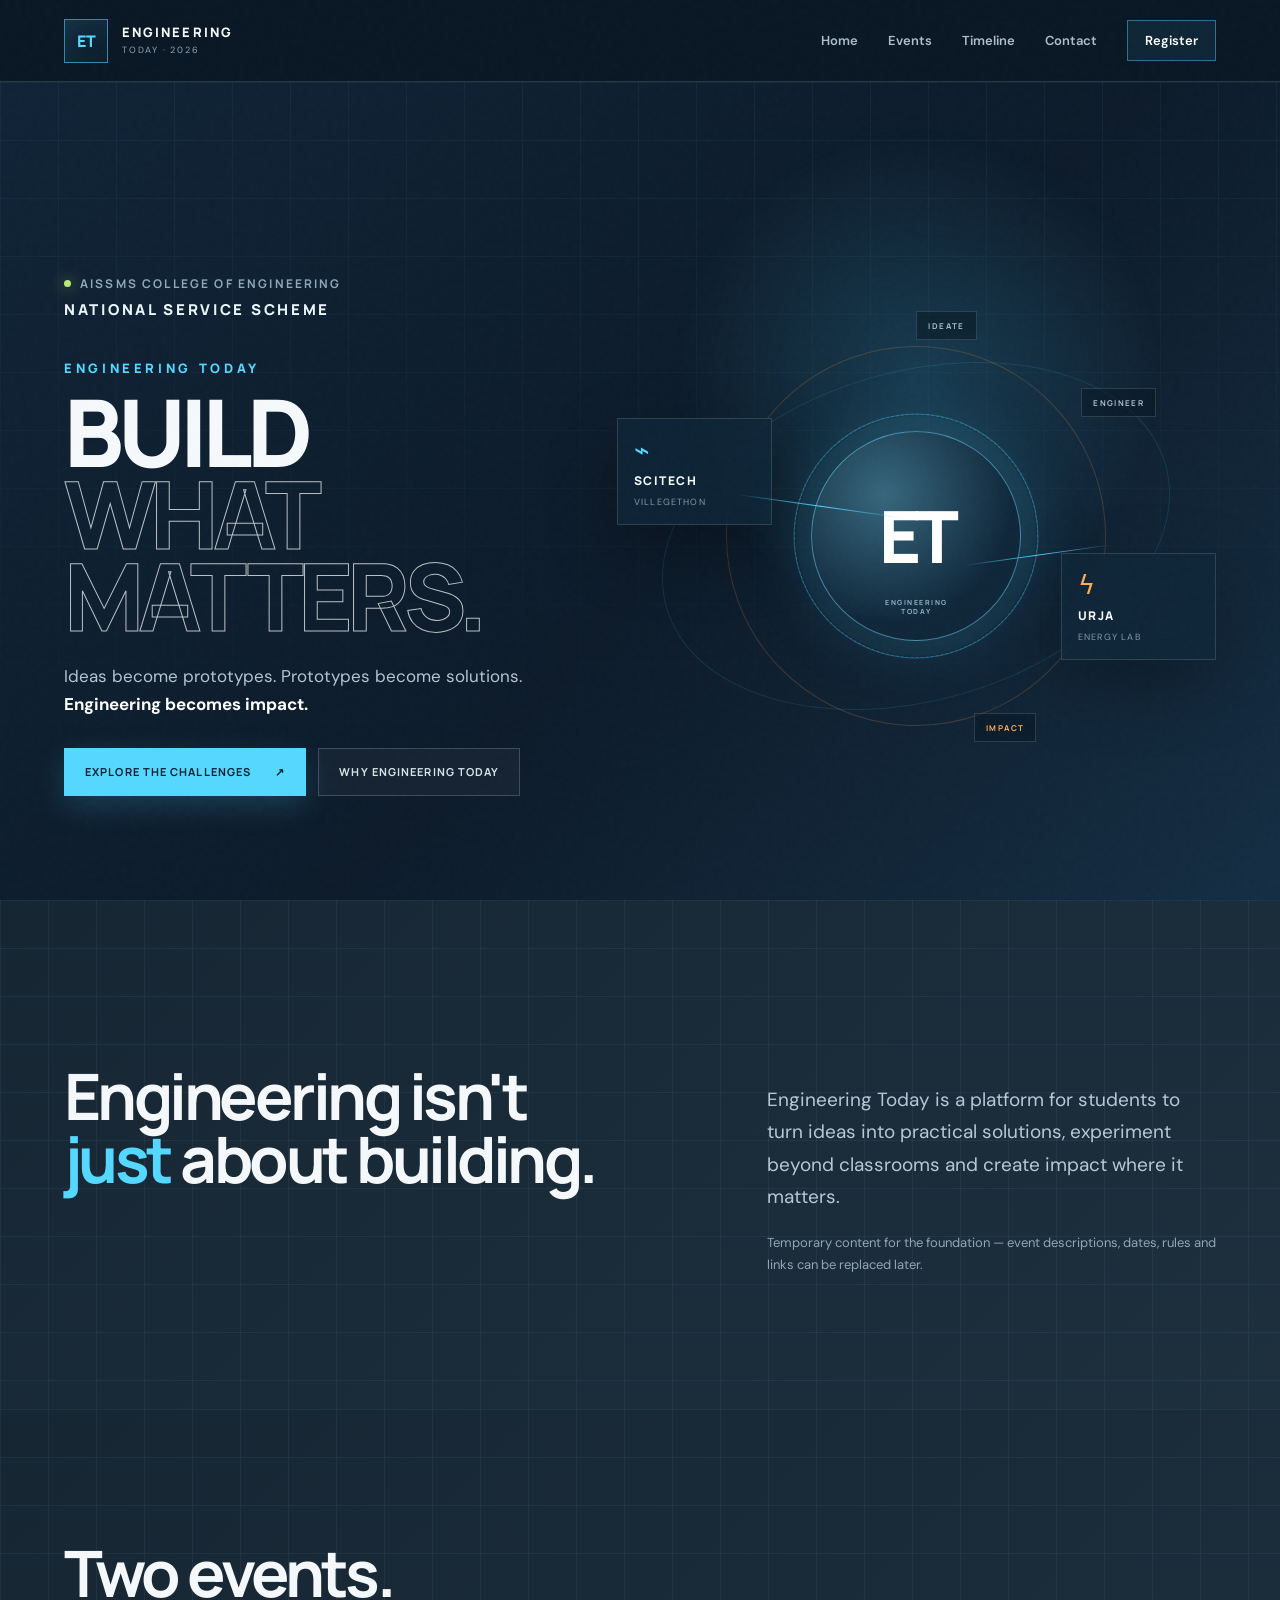
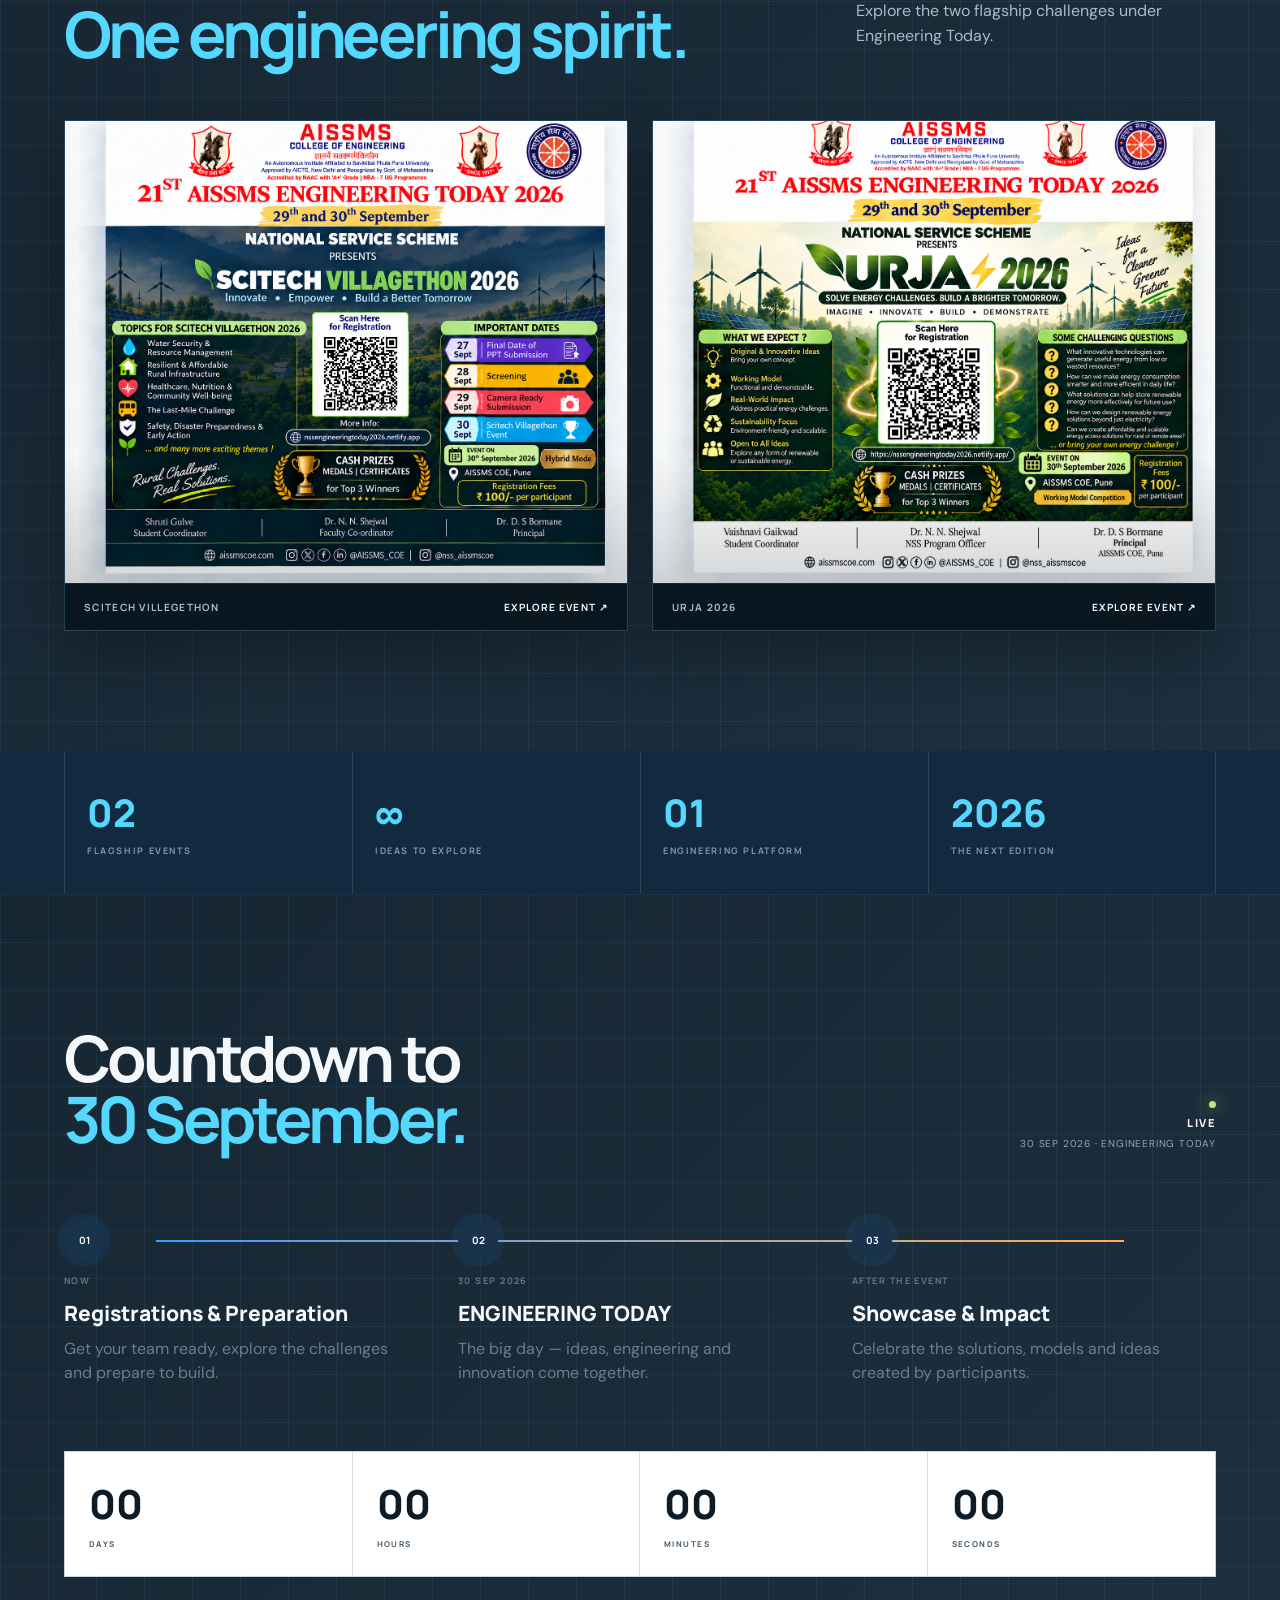
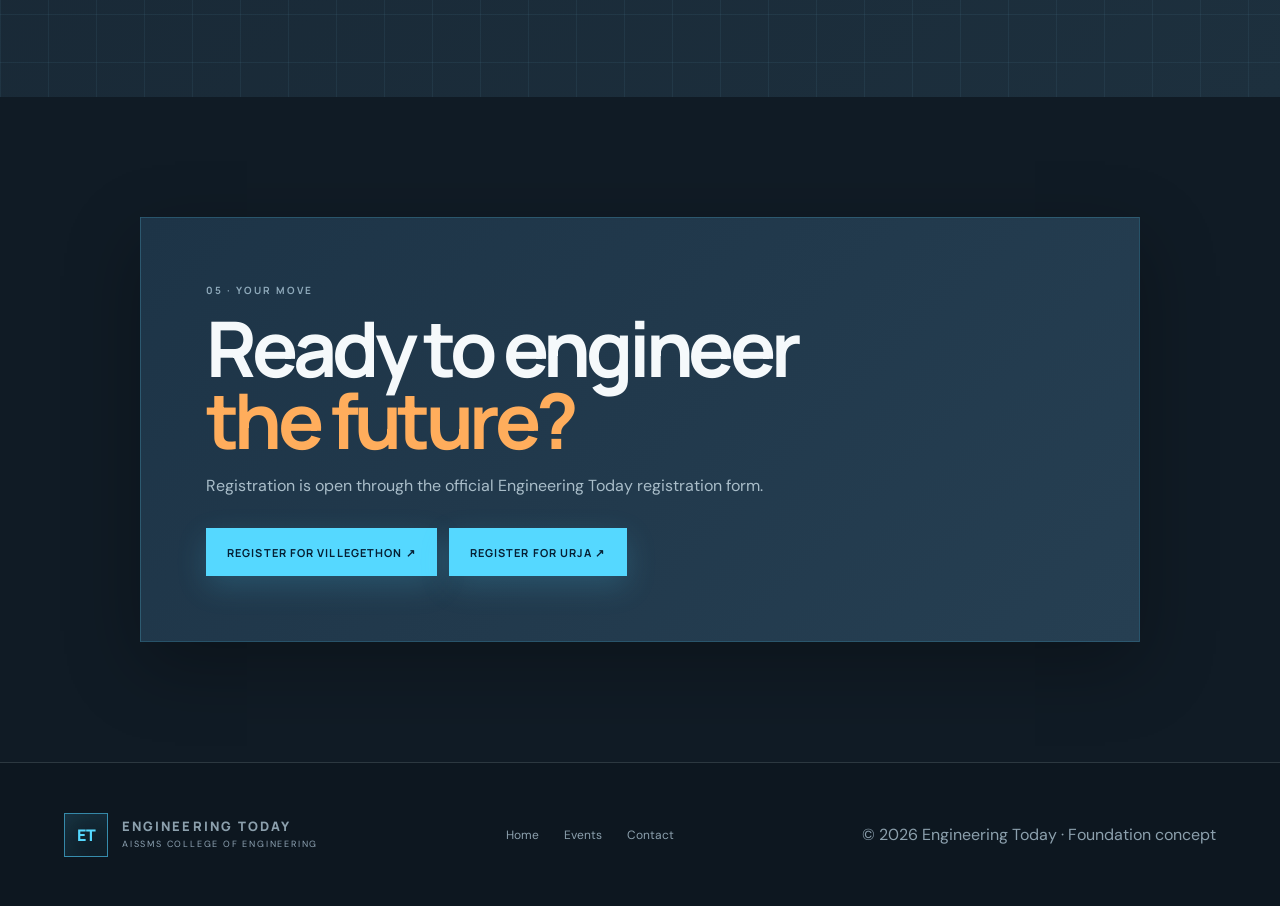
<file: index.html>
<!DOCTYPE html>
<html lang="en">
<head>
  <meta charset="UTF-8">
  <meta name="viewport" content="width=device-width, initial-scale=1.0">
  <meta name="description" content="Engineering Today — innovation, engineering and impact.">
  <title>Engineering Today | 2026</title>
  <link rel="preconnect" href="https://fonts.googleapis.com">
  <link rel="preconnect" href="https://fonts.gstatic.com" crossorigin>
  <link href="https://fonts.googleapis.com/css2?family=Inter:wght@400;500;600;700;800&family=Space+Grotesk:wght@500;600;700&display=swap" rel="stylesheet">
  <link rel="stylesheet" href="style.css">
</head>
<body>
  <div class="noise"></div>
  <header class="navbar">
    <a class="brand" href="index.html" aria-label="Engineering Today home">
      <span class="brand-mark">ET</span>
      <span><strong>ENGINEERING</strong><small>TODAY · 2026</small></span>
    </a>
    <button class="menu-toggle" aria-label="Toggle menu">☰</button>
    <nav class="nav-links">
      <a href="#home">Home</a>
      <a href="events.html">Events</a>
      <a href="#timeline">Timeline</a>
      
      <a href="contact.html">Contact</a>
      <a class="nav-cta" href="#register">Register</a>
    </nav>
  </header>

  <main id="home">
    <section class="hero">
      <div class="hero-grid"></div>
      <div class="hero-scan"></div>
      <div class="hero-copy">
        <div class="eyebrow"><span class="pulse"></span> AISSMS COLLEGE OF ENGINEERING</div><div class="hero-organization">NATIONAL SERVICE SCHEME</div>
        <div class="hero-kicker">ENGINEERING TODAY</div>
        <h1>BUILD<br><span>WHAT MATTERS.</span></h1>
        <p class="hero-sub">Ideas become prototypes. Prototypes become solutions. <strong>Engineering becomes impact.</strong></p>
        <div class="hero-actions">
          <a class="btn primary" href="events.html">Explore the challenges <span>↗</span></a>
          <a class="btn ghost" href="#about">Why Engineering Today</a>
        </div>
      </div>

      <div class="hero-stage" aria-hidden="true">
        <div class="orbit orbit-outer"></div>
        <div class="orbit orbit-mid"></div>
        <div class="orbit orbit-inner"></div>

        <div class="split-node node-left">
          <span class="node-icon">⌁</span>
          <b>SCITECH</b>
          <small>VILLEGETHON</small>
        </div>

        <div class="split-node node-right">
          <span class="node-icon">ϟ</span>
          <b>URJA</b>
          <small>ENERGY LAB</small>
        </div>

        <div class="central-core">
          <span class="core-letter">ET</span>
          <span class="core-caption">ENGINEERING<br>TODAY</span>
        </div>

        <div class="connector connector-left"></div>
        <div class="connector connector-right"></div>
        <div class="connector connector-bottom"></div>

        <div class="tech-chip chip-a">IDEATE</div>
        <div class="tech-chip chip-b">ENGINEER</div>
        <div class="tech-chip chip-c">IMPACT</div>
      </div>
    </section>

    <section class="intro section" id="about">
      <div class="intro-grid">
        <div>
          <h2>Engineering isn't<br><em>just</em> about building.</h2>
        </div>
        <div class="intro-text">
          <p>Engineering Today is a platform for students to turn ideas into practical solutions, experiment beyond classrooms and create impact where it matters.</p>
          <p class="muted">Temporary content for the foundation — event descriptions, dates, rules and links can be replaced later.</p>
        </div>
      </div>
    </section>

    <section class="events section" id="events">
      <div class="section-head">
        <div>
          <h2>Two events.<br><span>One engineering spirit.</span></h2>
        </div>
        <p>Explore the two flagship challenges under Engineering Today.</p>
      </div>

      <div class="event-banner-grid">
        <a class="event-banner-card scitech-banner" href="villegethon.html" aria-label="Open SCITECH VILLEGETHON event">
          <div class="event-banner-media">
            <img src="scitech-banner.png" alt="SCITECH VILLEGETHON 2026 event banner">
          </div>
          <div class="event-banner-footer">
            <span>SCITECH VILLEGETHON</span>
            <strong>Explore Event ↗</strong>
          </div>
        </a>

        <a class="event-banner-card urja-banner" href="urja.html" aria-label="Open URJA 2026 event">
          <div class="event-banner-media">
            <img src="urja-banner.png" alt="URJA 2026 event banner">
          </div>
          <div class="event-banner-footer">
            <span>URJA 2026</span>
            <strong>Explore Event ↗</strong>
          </div>
        </a>
      </div>
    </section>

    <section class="stats section">
      <div class="stat"><strong>02</strong><span>FLAGSHIP EVENTS</span></div>
      <div class="stat"><strong>∞</strong><span>IDEAS TO EXPLORE</span></div>
      <div class="stat"><strong>01</strong><span>ENGINEERING PLATFORM</span></div>
      <div class="stat"><strong>2026</strong><span>THE NEXT EDITION</span></div>
    </section>
<section class="timeline section" id="timeline">
      <div class="section-head">
        <div>
          <h2>Countdown to<br><span>30 September.</span></h2>
        </div>
        <div class="live-date">
          <span class="live-dot"></span>
          <strong id="live-status">UPCOMING</strong>
          <small>30 SEP 2026 · ENGINEERING TODAY</small>
        </div>
      </div>

      <div class="live-timeline">
        <div class="live-line"><span id="timeline-progress"></span></div>

        <div class="live-step active">
          <div class="step-dot">01</div>
          <div class="step-copy">
            <span>NOW</span>
            <strong>Registrations & Preparation</strong>
            <p>Get your team ready, explore the challenges and prepare to build.</p>
          </div>
        </div>

        <div class="live-step">
          <div class="step-dot">02</div>
          <div class="step-copy">
            <span>30 SEP 2026</span>
            <strong>ENGINEERING TODAY</strong>
            <p>The big day — ideas, engineering and innovation come together.</p>
          </div>
        </div>

        <div class="live-step">
          <div class="step-dot">03</div>
          <div class="step-copy">
            <span>AFTER THE EVENT</span>
            <strong>Showcase & Impact</strong>
            <p>Celebrate the solutions, models and ideas created by participants.</p>
          </div>
        </div>
      </div>

      <div class="timeline-countdown">
        <div><strong id="timeline-days">00</strong><small>DAYS</small></div>
        <div><strong id="timeline-hours">00</strong><small>HOURS</small></div>
        <div><strong id="timeline-minutes">00</strong><small>MINUTES</small></div>
        <div><strong id="timeline-seconds">00</strong><small>SECONDS</small></div>
      </div>
    </section>

    <section class="register section" id="register">
      <div class="register-box">
        <div class="section-label">05 · YOUR MOVE</div>
        <h2>Ready to engineer<br><span>the future?</span></h2>
        <p>Registration is open through the official Engineering Today registration form.</p>
        <div class="hero-actions">
          <a href="https://docs.google.com/forms/d/e/1FAIpQLSeknXMZiCaGfAOfVJHWLnfsw_MViIB10n-8XJV8OxGrFurabg/viewform?usp=dialog" target="_blank" rel="noopener" class="btn primary">Register for Villegethon ↗</a>
          <a href="https://docs.google.com/forms/d/e/1FAIpQLSeknXMZiCaGfAOfVJHWLnfsw_MViIB10n-8XJV8OxGrFurabg/viewform?usp=dialog" target="_blank" rel="noopener" class="btn primary">Register for URJA ↗</a>
        </div>
      </div>
    </section>
  </main>

  <footer id="contact">
    <div class="footer-brand"><span class="brand-mark">ET</span><div><strong>ENGINEERING TODAY</strong><small>AISSMS COLLEGE OF ENGINEERING</small></div></div>
    <div class="footer-links"><a href="#home">Home</a><a href="events.html">Events</a><a href="contact.html">Contact</a></div>
    <p>© 2026 Engineering Today · Foundation concept</p>
  </footer>

  <script src="script.js"></script>
</body>
</html>
</file>
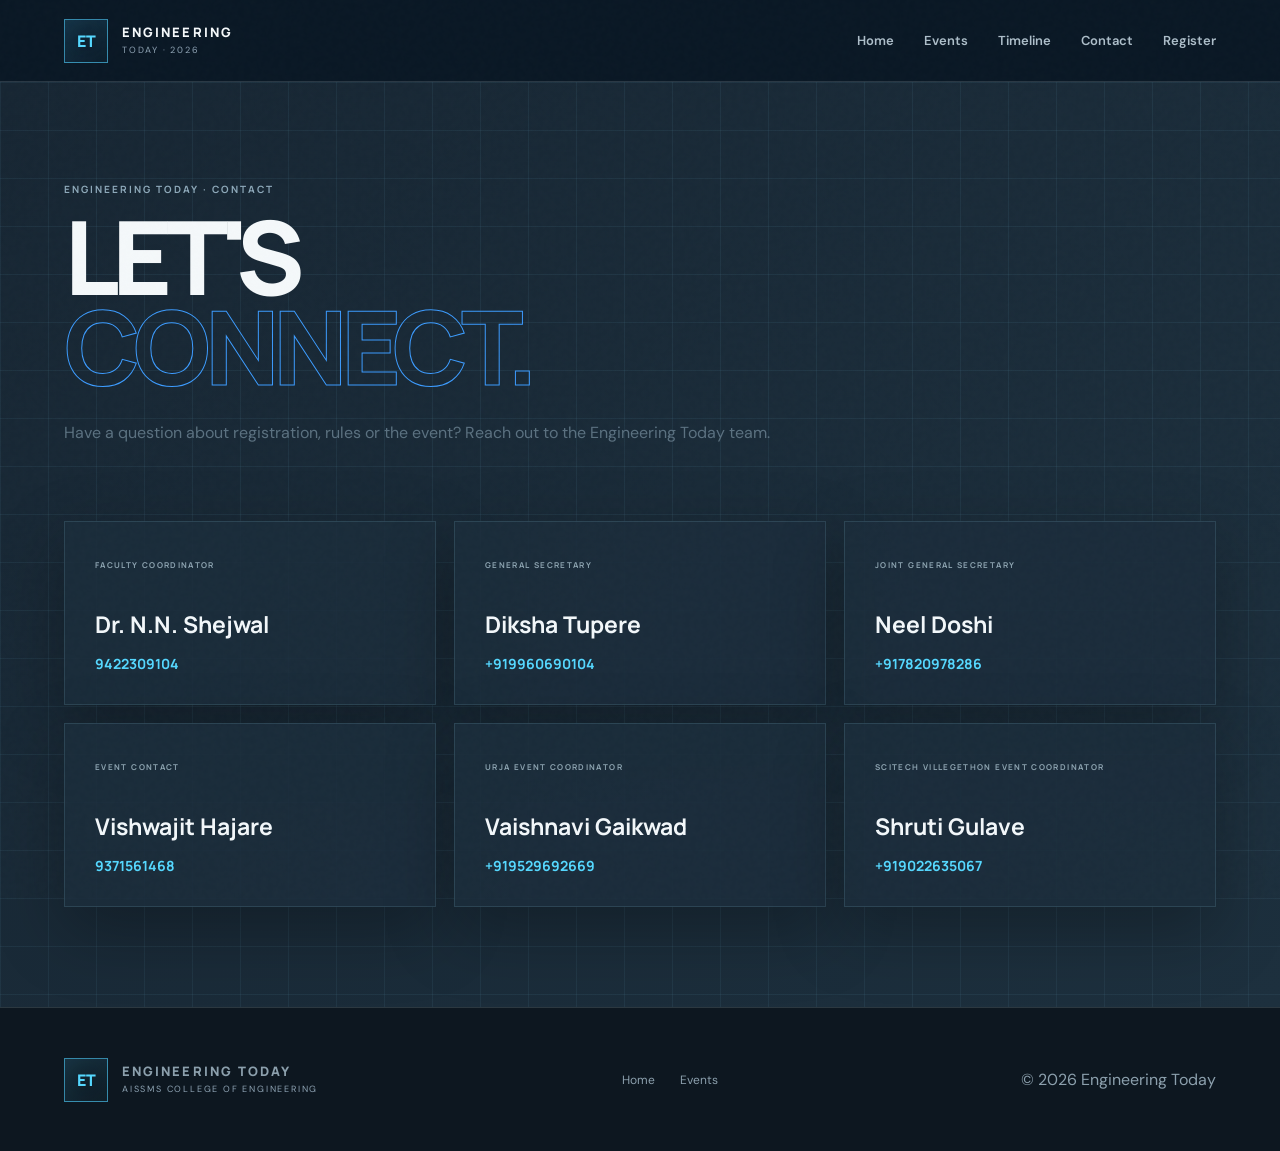
<file: contact.html>
<!DOCTYPE html><html lang="en"><head><meta charset="UTF-8"><meta name="viewport" content="width=device-width, initial-scale=1.0"><title>Contact | Engineering Today 2026</title>
<link rel="preconnect" href="https://fonts.googleapis.com"><link rel="preconnect" href="https://fonts.gstatic.com" crossorigin><link href="https://fonts.googleapis.com/css2?family=Inter:wght@400;500;600;700;800&family=Space+Grotesk:wght@500;600;700&display=swap" rel="stylesheet"><link rel="stylesheet" href="style.css"></head>
<body><div class="noise"></div><header class="navbar"><a class="brand" href="index.html"><span class="brand-mark">ET</span><span><strong>ENGINEERING</strong><small>TODAY · 2026</small></span></a><button class="menu-toggle">☰</button><nav class="nav-links"><a href="index.html">Home</a><a href="events.html">Events</a><a href="index.html#timeline">Timeline</a><a href="contact.html">Contact</a><a href="index.html#register">Register</a></nav></header>
<main class="contact-page"><section class="contact-hero"><div class="section-label">ENGINEERING TODAY · CONTACT</div><h1>LET'S<br><span>CONNECT.</span></h1><p>Have a question about registration, rules or the event? Reach out to the Engineering Today team.</p></section><section class="contact-grid"><div class="contact-card"><span>FACULTY COORDINATOR</span><h3>Dr. N.N. Shejwal</h3><a href="tel:9422309104">9422309104</a></div><div class="contact-card"><span>GENERAL SECRETARY</span><h3>Diksha Tupere</h3><a href="tel:919960690104">+919960690104</a></div><div class="contact-card"><span>JOINT GENERAL SECRETARY</span><h3>Neel Doshi</h3><a href="tel:917820978286">+917820978286</a></div><div class="contact-card"><span>EVENT CONTACT</span><h3>Vishwajit Hajare</h3><a href="tel:9371561468">9371561468</a></div><div class="contact-card"><span>URJA EVENT COORDINATOR</span><h3>Vaishnavi Gaikwad</h3><a href="tel:919529692669">+919529692669</a></div><div class="contact-card"><span>SCITECH VILLEGETHON EVENT COORDINATOR</span><h3>Shruti Gulave</h3><a href="tel:919022635067">+919022635067</a></div></section></main>
<footer><div class="footer-brand"><span class="brand-mark">ET</span><div><strong>ENGINEERING TODAY</strong><small>AISSMS COLLEGE OF ENGINEERING</small></div></div><div class="footer-links"><a href="index.html">Home</a><a href="events.html">Events</a></div><p>© 2026 Engineering Today</p></footer>
<script>const m=document.querySelector(".menu-toggle"),n=document.querySelector(".nav-links");m.addEventListener("click",()=>n.classList.toggle("open"));</script></body></html>
</file>
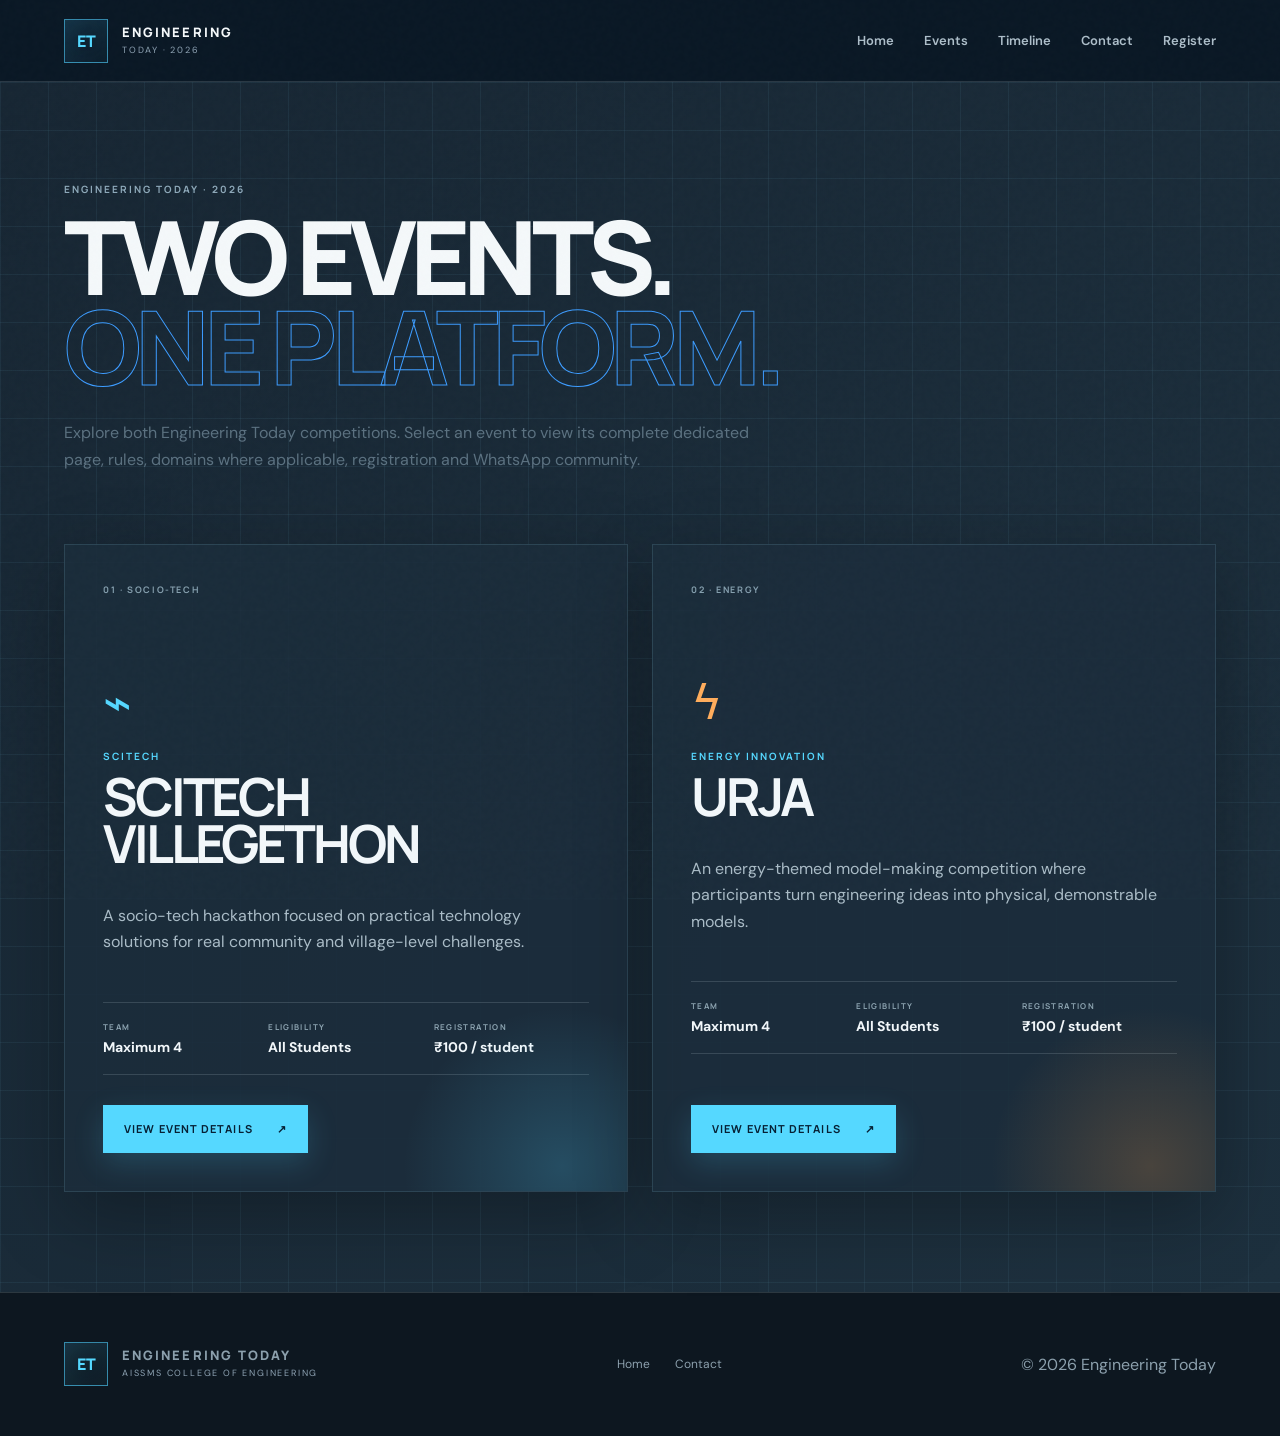
<file: events.html>
<!DOCTYPE html>
<html lang="en">
<head>
<meta charset="UTF-8"><meta name="viewport" content="width=device-width, initial-scale=1.0">
<title>Events | Engineering Today 2026</title>
<link rel="preconnect" href="https://fonts.googleapis.com"><link rel="preconnect" href="https://fonts.gstatic.com" crossorigin>
<link href="https://fonts.googleapis.com/css2?family=Inter:wght@400;500;600;700;800&family=Space+Grotesk:wght@500;600;700&display=swap" rel="stylesheet">
<link rel="stylesheet" href="style.css">
</head>
<body>
<div class="noise"></div>
<header class="navbar">
<a class="brand" href="index.html"><span class="brand-mark">ET</span><span><strong>ENGINEERING</strong><small>TODAY · 2026</small></span></a>
<button class="menu-toggle" aria-label="Toggle menu">☰</button>
<nav class="nav-links"><a href="index.html">Home</a><a href="events.html">Events</a><a href="index.html#timeline">Timeline</a><a href="contact.html">Contact</a><a href="index.html#register">Register</a></nav>
</header>

<main class="event-selection">
<section class="event-selection-hero">
<div class="section-label">ENGINEERING TODAY · 2026</div>
<h1>TWO EVENTS.<br><span>ONE PLATFORM.</span></h1>
<p>Explore both Engineering Today competitions. Select an event to view its complete dedicated page, rules, domains where applicable, registration and WhatsApp community.</p>
</section>

<section class="event-selection-grid">
<article class="event-choice">
<span class="choice-no">01 · SOCIO-TECH</span>
<div class="choice-icon">⌁</div>
<div class="mini-label">SCITECH</div>
<h2>SCITECH VILLEGETHON</h2>
<p>A socio-tech hackathon focused on practical technology solutions for real community and village-level challenges.</p>
<div class="selection-info">
<div><span>TEAM</span><strong>Maximum 4</strong></div>
<div><span>ELIGIBILITY</span><strong>All Students</strong></div>
<div><span>REGISTRATION</span><strong>₹100 / student</strong></div>
</div>
<a class="btn primary" href="villegethon.html">View Event Details <span>↗</span></a>
</article>

<article class="event-choice urja-choice">
<span class="choice-no">02 · ENERGY</span>
<div class="choice-icon">ϟ</div>
<div class="mini-label">ENERGY INNOVATION</div>
<h2>URJA</h2>
<p>An energy-themed model-making competition where participants turn engineering ideas into physical, demonstrable models.</p>
<div class="selection-info">
<div><span>TEAM</span><strong>Maximum 4</strong></div>
<div><span>ELIGIBILITY</span><strong>All Students</strong></div>
<div><span>REGISTRATION</span><strong>₹100 / student</strong></div>
</div>
<a class="btn primary" href="urja.html">View Event Details <span>↗</span></a>
</article>
</section>
</main>

<footer>
<div class="footer-brand"><span class="brand-mark">ET</span><div><strong>ENGINEERING TODAY</strong><small>AISSMS COLLEGE OF ENGINEERING</small></div></div>
<div class="footer-links"><a href="index.html">Home</a><a href="contact.html">Contact</a></div>
<p>© 2026 Engineering Today</p>
</footer>
<script>
const m=document.querySelector(".menu-toggle"),n=document.querySelector(".nav-links");
m.addEventListener("click",()=>n.classList.toggle("open"));
</script>
</body>
</html>
</file>
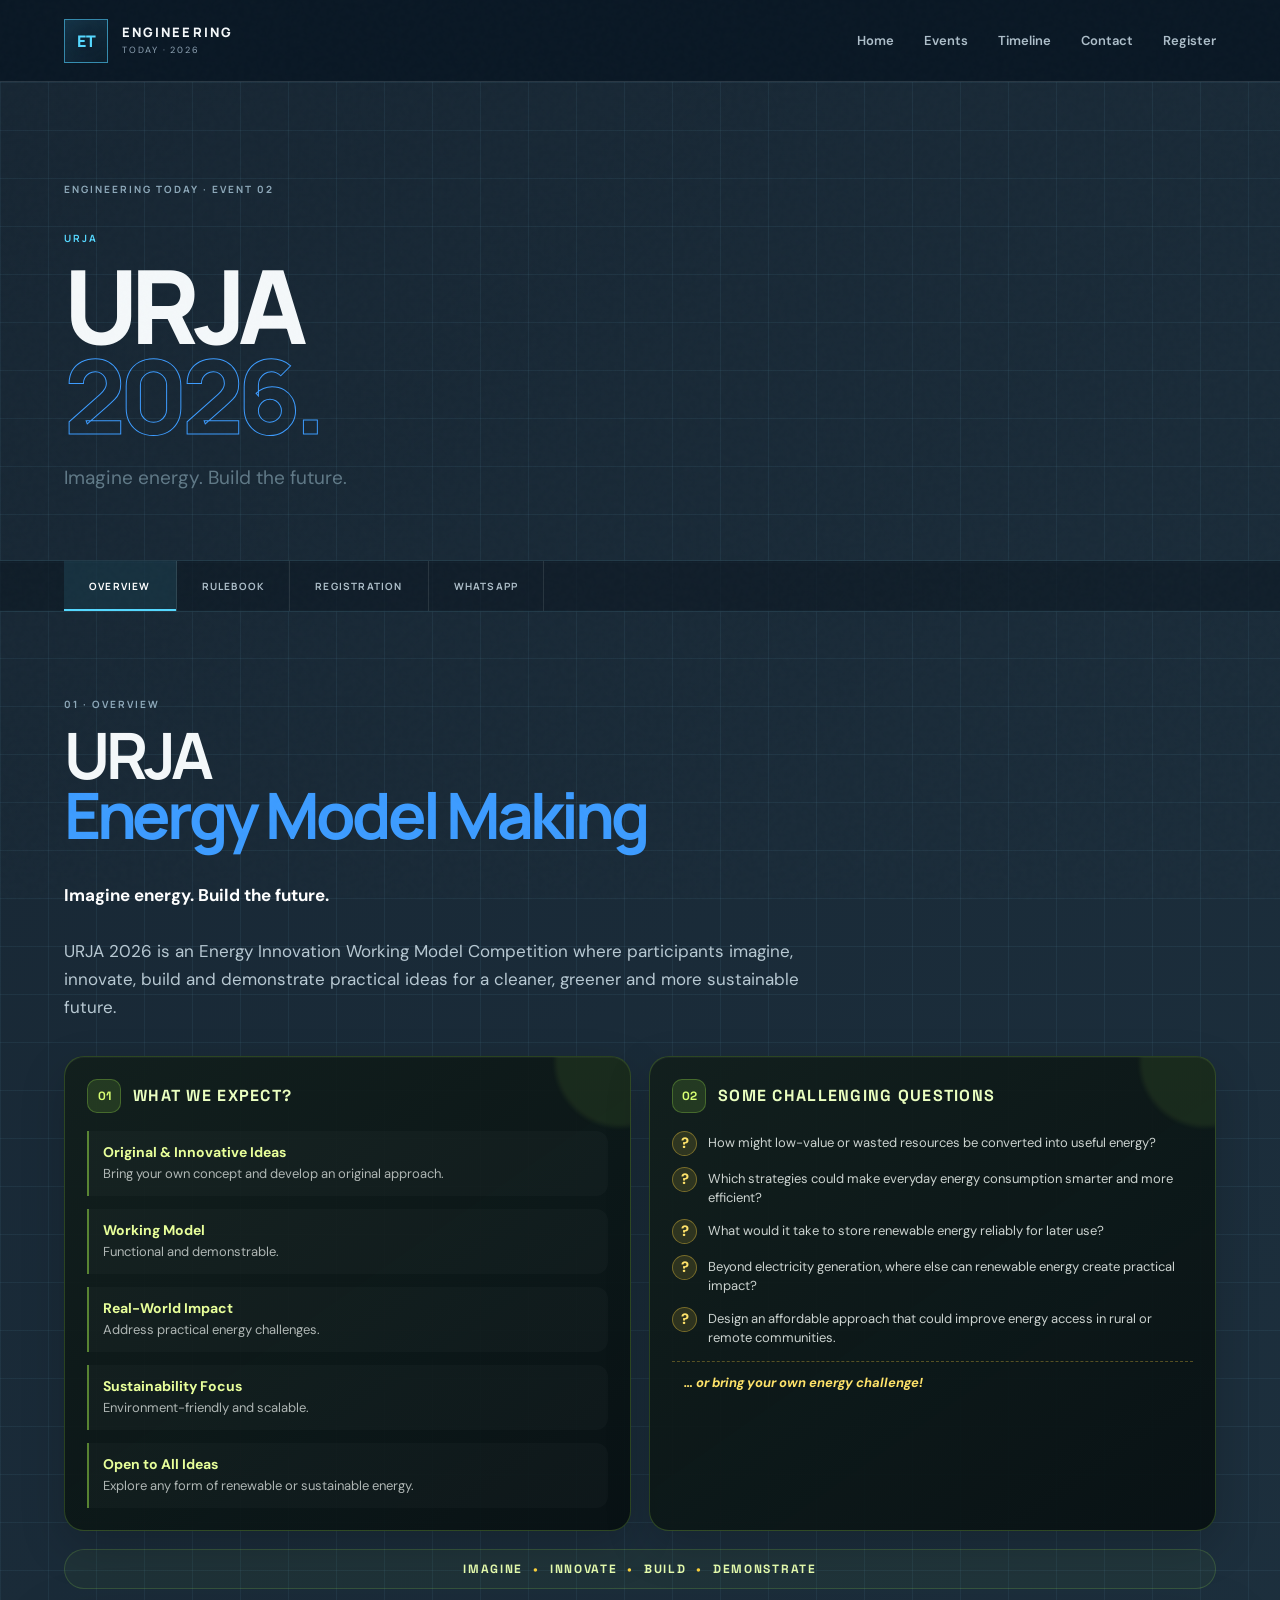
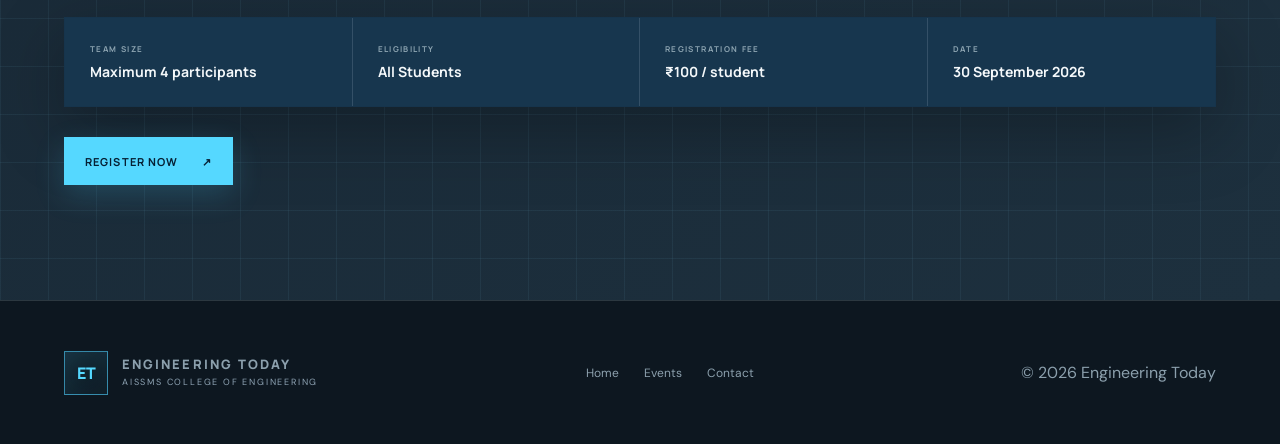
<file: urja.html>
<!DOCTYPE html><html lang="en"><head><meta charset="UTF-8"><meta name="viewport" content="width=device-width, initial-scale=1.0">
<title>URJA | Engineering Today 2026</title><link rel="preconnect" href="https://fonts.googleapis.com"><link rel="preconnect" href="https://fonts.gstatic.com" crossorigin"><link href="https://fonts.googleapis.com/css2?family=Inter:wght@400;500;600;700;800&family=Space+Grotesk:wght@500;600;700&display=swap" rel="stylesheet"><link rel="stylesheet" href="style.css"></head>
<body><div class="noise"></div><header class="navbar"><a class="brand" href="index.html"><span class="brand-mark">ET</span><span><strong>ENGINEERING</strong><small>TODAY · 2026</small></span></a><button class="menu-toggle">☰</button><nav class="nav-links"><a href="index.html">Home</a><a href="events.html">Events</a><a href="index.html#timeline">Timeline</a><a href="contact.html">Contact</a><a href="index.html#register">Register</a></nav></header>
<main class="event-page urja-event"><section class="event-page-hero"><div class="section-label">ENGINEERING TODAY · EVENT 02</div><div class="mini-label">URJA</div><h1>URJA<br><span>2026.</span></h1><p>Imagine energy. Build the future.</p></section>
<div class="event-tabs-wrap"><nav class="event-tabs"><button class="event-tab active" data-tab="overview">Overview</button><button class="event-tab" data-tab="rules">Rulebook</button><button class="event-tab" data-tab="registration">Registration</button><button class="event-tab whatsapp-tab" data-tab="whatsapp">WhatsApp</button></nav></div><div class="event-content">
<section class="event-panel active" id="overview"><div class="panel-heading"><div class="section-label">01 · OVERVIEW</div><h2>URJA<br><span>Energy Model Making</span></h2></div><p class="event-copy"><strong>Imagine energy. Build the future.</strong><br><br>URJA 2026 is an Energy Innovation Working Model Competition where participants imagine, innovate, build and demonstrate practical ideas for a cleaner, greener and more sustainable future.</p>
<div class="urja-overview-grid">
  <div class="urja-feature-card">
    <div class="urja-feature-head"><span>01</span><h3>WHAT WE EXPECT?</h3></div>
    <div class="urja-expect-list">
      <div><b>Original &amp; Innovative Ideas</b><p>Bring your own concept and develop an original approach.</p></div>
      <div><b>Working Model</b><p>Functional and demonstrable.</p></div>
      <div><b>Real-World Impact</b><p>Address practical energy challenges.</p></div>
      <div><b>Sustainability Focus</b><p>Environment-friendly and scalable.</p></div>
      <div><b>Open to All Ideas</b><p>Explore any form of renewable or sustainable energy.</p></div>
    </div>
  </div>
  <div class="urja-feature-card">
    <div class="urja-feature-head"><span>02</span><h3>SOME CHALLENGING QUESTIONS</h3></div>
    <div class="urja-question-list">
      <div><span>?</span><p>How might low-value or wasted resources be converted into useful energy?</p></div>
      <div><span>?</span><p>Which strategies could make everyday energy consumption smarter and more efficient?</p></div>
      <div><span>?</span><p>What would it take to store renewable energy reliably for later use?</p></div>
      <div><span>?</span><p>Beyond electricity generation, where else can renewable energy create practical impact?</p></div>
      <div><span>?</span><p>Design an affordable approach that could improve energy access in rural or remote communities.</p></div>
      <div class="urja-own-challenge"><p>… or bring your own energy challenge!</p></div>
    </div>
  </div>
</div>
<div class="urja-tagline-strip"><span>IMAGINE</span><i>•</i><span>INNOVATE</span><i>•</i><span>BUILD</span><i>•</i><span>DEMONSTRATE</span></div>
<div class="event-info-grid"><div><span>TEAM SIZE</span><strong>Maximum 4 participants</strong></div><div><span>ELIGIBILITY</span><strong>All Students</strong></div><div><span>REGISTRATION FEE</span><strong>₹100 / student</strong></div><div><span>DATE</span><strong>30 September 2026</strong></div></div>
<a class="btn primary event-action" href="https://docs.google.com/forms/d/e/1FAIpQLSeknXMZiCaGfAOfVJHWLnfsw_MViIB10n-8XJV8OxGrFurabg/viewform?usp=dialog" target="_blank" rel="noopener">Register now <span>↗</span></a></section>

<section class="event-panel" id="rules"><div class="panel-heading"><div class="section-label">02 · RULEBOOK</div><h2>Important<br><span>instructions.</span></h2></div><div class="rule-points"><div class="rule-point"><span>01 · ABOUT URJA</span><strong>Open-ended Energy Innovation Working Model Competition.</strong><p>Focus on renewable, sustainable and efficient use of energy. Explore generation, conservation, efficiency, conversion, storage, recovery, utilization or smart management.</p></div><div class="rule-point"><span>02 · SCOPE OF INNOVATION</span><strong>No fixed problem statement or technology.</strong><p>Ideas may cover renewable energy, energy conservation, efficiency, storage, smart systems, energy recovery, and sustainable solutions for homes, communities, agriculture or remote areas.</p></div><div class="rule-point"><span>03 · TEAM FORMATION</span><strong>Maximum 4 participants per team.</strong><p>Nominate one primary presenter. The registered team must develop and present the submitted model.</p></div><div class="rule-point"><span>04 · WORKING MODEL</span><strong>A working model is mandatory.</strong><p>The model must demonstrate its intended working principle, address a clear energy-related problem/opportunity, be safe to operate, and be transported, assembled and operated by the team.</p></div><div class="rule-point"><span>05 · PRESENTATION & DEMO</span><strong>Maximum 10 minutes per team.</strong><p>Explain the problem, solution, working principle, innovation and application. Demonstrate the model within the allotted time, followed by jury questions.</p></div><div class="rule-point"><span>06 · ORIGINALITY</span><strong>The core idea and implementation should be the team's own work.</strong><p>External references, existing technologies and standard components may be used, but copied work must not be presented as original. Significant external technology should be acknowledged.</p></div><div class="rule-point"><span>07 · EVALUATION</span><strong>Models will be evaluated on key technical and practical aspects.</strong><p>Working Principle • Innovation • Functionality • Practicality & Feasibility • Sustainability / Energy Impact • Presentation & Q&A.</p></div><div class="rule-point"><span>08 · REGISTRATION & PARTICIPATION</span><strong>₹100 per participant.</strong><p>Bring the registered working model on 30 Sep 2026. Participation certificates will be provided; prizes worth ₹8,000 will be awarded as per organizers' decision.</p></div></div><div class="rulebook-download"><p>Download the complete official rulebook for detailed rules and instructions.</p><a class="btn primary" href="URJA-2026-Rulebook.pdf" download>Download Full Rulebook ↗</a></div></section>
<section class="event-panel" id="registration"><div class="panel-heading"><div class="section-label">03 · REGISTRATION</div><h2>Ready to<br><span>participate?</span></h2></div><div class="registration-box"><div><p>REGISTRATION FEE</p><h2>₹100 <span>/ student</span></h2><p>Register through the official Engineering Today registration form. Team size: Maximum 4 participants.</p></div><a class="btn primary" href="https://docs.google.com/forms/d/e/1FAIpQLSeknXMZiCaGfAOfVJHWLnfsw_MViIB10n-8XJV8OxGrFurabg/viewform?usp=dialog" target="_blank" rel="noopener">Open registration ↗</a></div></section>
<section class="event-panel" id="whatsapp"><div class="panel-heading"><div class="section-label">04 · COMMUNITY</div><h2>Join the<br><span>WhatsApp group.</span></h2></div><div class="whatsapp-box"><div><h3>Stay connected.</h3><p>Join the official WhatsApp group for event announcements, updates and participant communication.</p></div><a class="btn primary" href="https://chat.whatsapp.com/G6aijYmtIJQI6e8UTpX8nb" target="_blank" rel="noopener">Join WhatsApp ↗</a></div></section>
</div></main><footer><div class="footer-brand"><span class="brand-mark">ET</span><div><strong>ENGINEERING TODAY</strong><small>AISSMS COLLEGE OF ENGINEERING</small></div></div><div class="footer-links"><a href="index.html">Home</a><a href="events.html">Events</a><a href="contact.html">Contact</a></div><p>© 2026 Engineering Today</p></footer>
<script>const m=document.querySelector(".menu-toggle"),n=document.querySelector(".nav-links");m.addEventListener("click",()=>n.classList.toggle("open"));const tabs=document.querySelectorAll(".event-tab"),panels=document.querySelectorAll(".event-panel");function openTab(id){tabs.forEach(t=>t.classList.toggle("active",t.dataset.tab===id));panels.forEach(p=>p.classList.toggle("active",p.id===id));history.replaceState(null,"","#"+id);document.querySelector(".event-content").scrollIntoView({behavior:"smooth",block:"start"})}tabs.forEach(t=>t.addEventListener("click",()=>openTab(t.dataset.tab)));if(location.hash && document.getElementById(location.hash.slice(1))) openTab(location.hash.slice(1));</script>
</body></html>
</file>
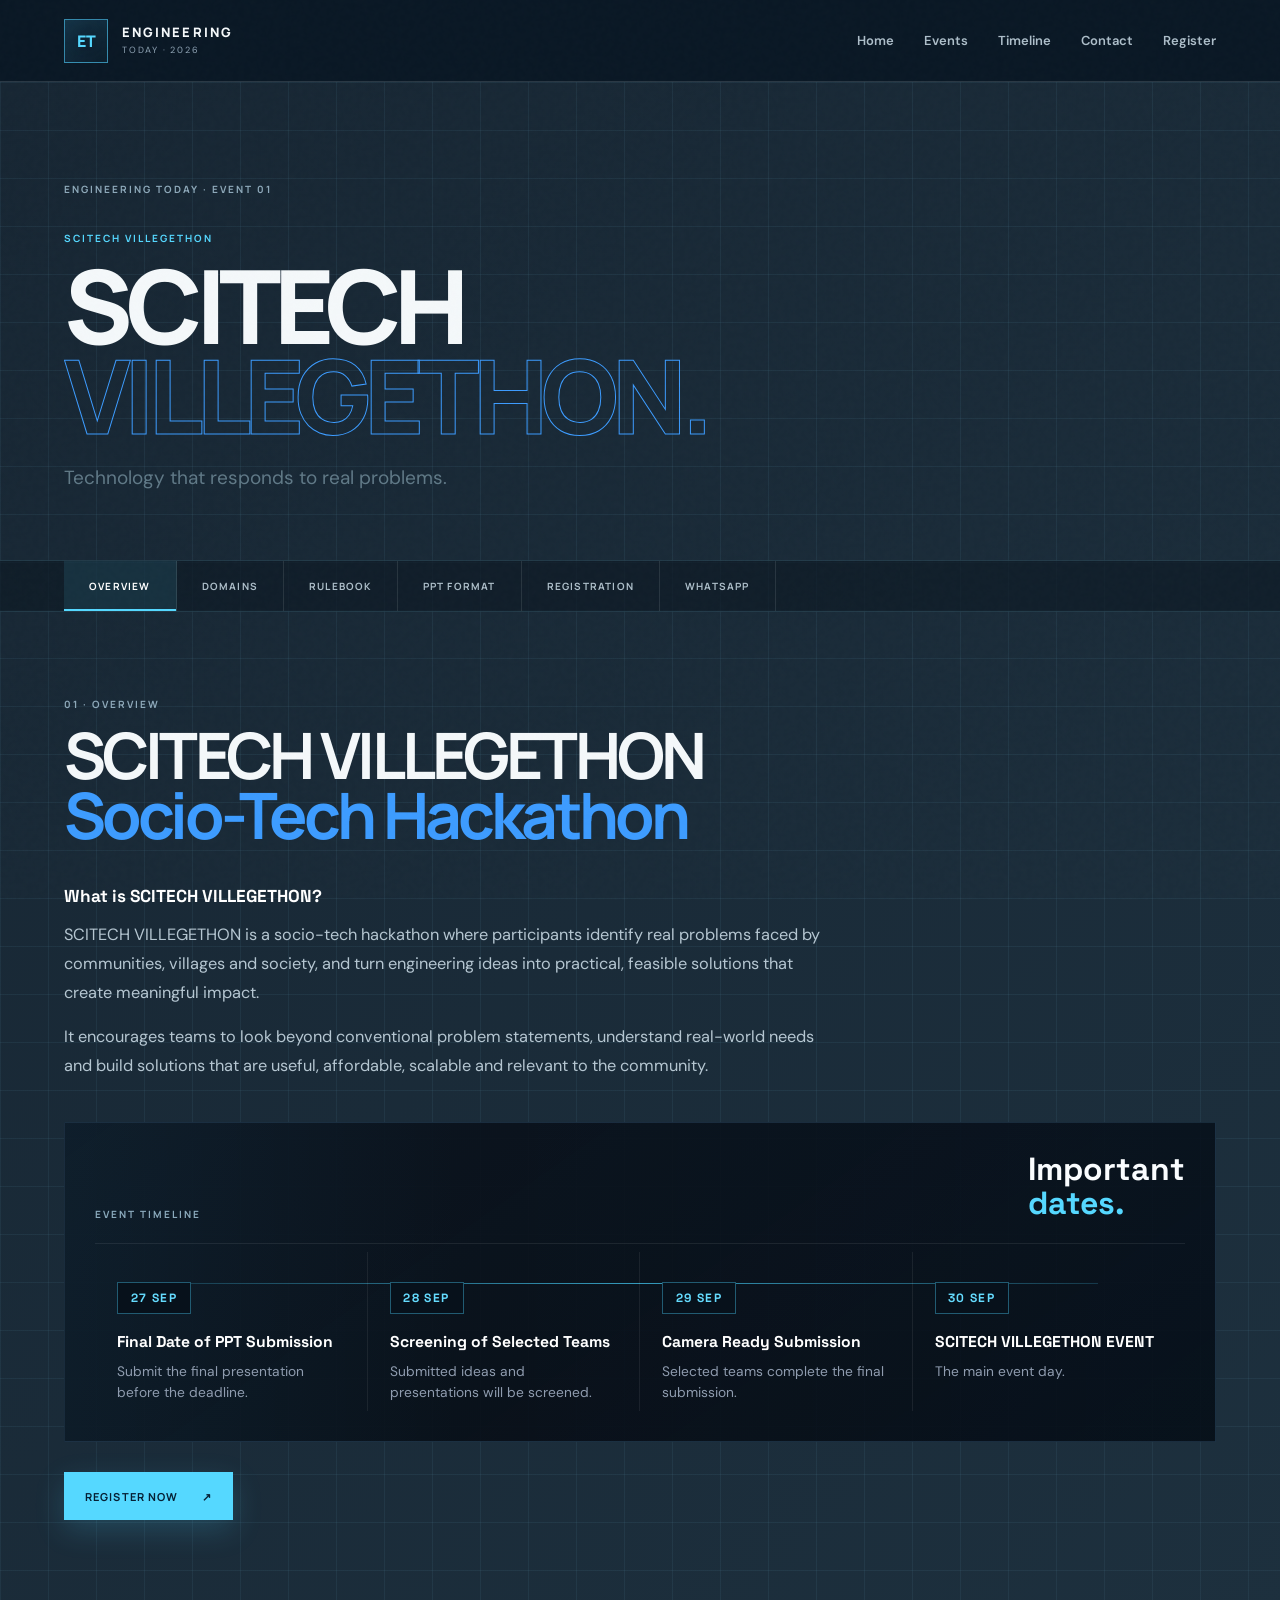
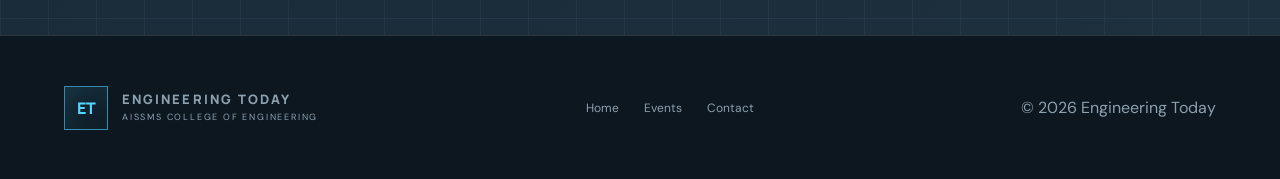
<file: villegethon.html>
<!DOCTYPE html><html lang="en"><head><meta charset="UTF-8"><meta name="viewport" content="width=device-width, initial-scale=1.0">
<title>SCITECH VILLEGETHON | Engineering Today 2026</title><link rel="preconnect" href="https://fonts.googleapis.com"><link rel="preconnect" href="https://fonts.gstatic.com" crossorigin"><link href="https://fonts.googleapis.com/css2?family=Inter:wght@400;500;600;700;800&family=Space+Grotesk:wght@500;600;700&display=swap" rel="stylesheet"><link rel="stylesheet" href="style.css"></head>
<body><div class="noise"></div><header class="navbar"><a class="brand" href="index.html"><span class="brand-mark">ET</span><span><strong>ENGINEERING</strong><small>TODAY · 2026</small></span></a><button class="menu-toggle">☰</button><nav class="nav-links"><a href="index.html">Home</a><a href="events.html">Events</a><a href="index.html#timeline">Timeline</a><a href="contact.html">Contact</a><a href="index.html#register">Register</a></nav></header>
<main class="event-page villegethon-event"><section class="event-page-hero"><div class="section-label">ENGINEERING TODAY · EVENT 01</div><div class="mini-label">SCITECH VILLEGETHON</div><h1>SCITECH<br><span>VILLEGETHON.</span></h1><p>Technology that responds to real problems.</p></section>
<div class="event-tabs-wrap"><nav class="event-tabs"><button class="event-tab active" data-tab="overview">Overview</button><button class="event-tab" data-tab="domains">Domains</button><button class="event-tab" data-tab="rules">Rulebook</button><button class="event-tab" data-tab="ppt-format">PPT Format</button><button class="event-tab" data-tab="registration">Registration</button><button class="event-tab whatsapp-tab" data-tab="whatsapp">WhatsApp</button></nav></div><div class="event-content">
<section class="event-panel active" id="overview"><div class="panel-heading"><div class="section-label">01 · OVERVIEW</div><h2>SCITECH VILLEGETHON<br><span>Socio-Tech Hackathon</span></h2></div><div class="event-copy"><p><strong>What is SCITECH VILLEGETHON?</strong></p><p>SCITECH VILLEGETHON is a socio-tech hackathon where participants identify real problems faced by communities, villages and society, and turn engineering ideas into practical, feasible solutions that create meaningful impact.</p><p>It encourages teams to look beyond conventional problem statements, understand real-world needs and build solutions that are useful, affordable, scalable and relevant to the community.</p></div><div class="event-timeline"><div class="timeline-heading"><div class="section-label">EVENT TIMELINE</div><h3>Important<br><span>dates.</span></h3></div><div class="timeline-track"><div class="timeline-item"><span class="timeline-date">27 SEP</span><div><strong>Final Date of PPT Submission</strong><p>Submit the final presentation before the deadline.</p></div></div><div class="timeline-item"><span class="timeline-date">28 SEP</span><div><strong>Screening of Selected Teams</strong><p>Submitted ideas and presentations will be screened.</p></div></div><div class="timeline-item"><span class="timeline-date">29 SEP</span><div><strong>Camera Ready Submission</strong><p>Selected teams complete the final submission.</p></div></div><div class="timeline-item"><span class="timeline-date">30 SEP</span><div><strong>SCITECH VILLEGETHON EVENT</strong><p>The main event day.</p></div></div></div></div><a class="btn primary event-action" href="https://docs.google.com/forms/d/e/1FAIpQLSeknXMZiCaGfAOfVJHWLnfsw_MViIB10n-8XJV8OxGrFurabg/viewform?usp=dialog" target="_blank" rel="noopener">Register now <span>↗</span></a></section>
<section class="event-panel" id="domains"><div class="panel-heading"><div class="section-label">02 · DOMAINS</div><h2>Find the problem.<br><span>Build the solution.</span></h2><p class="domains-intro">Explore the official SCITECH VILLEGETHON challenge domains. Pick a problem that matters, understand its context, and turn an engineering idea into a practical solution.</p></div><div class="domain-meta"><span><strong>12</strong> CHALLENGE DOMAINS</span><span>RURAL • COMMUNITY • ENGINEERING • IMPACT</span></div><div class="domain-grid domain-grid-pro">
<article class="domain-card domain-card-pro"><div class="domain-top"><span class="domain-no">SV-01</span><span class="domain-index">01</span></div><div class="domain-orb"></div><h3>WATER SECURITY & RESOURCE MANAGEMENT</h3><h4>Engineering Better Ways to Collect, Use, Reuse and Protect Water</h4><p>Develop a practical solution that improves the availability, conservation, distribution, treatment, reuse or efficient utilization of water for households, agriculture or communities. Solutions may also address wastewater and greywater treatment, filtration, decentralized treatment and safe reuse where treatment infrastructure is limited.</p><div class="domain-tags"><span>Rainwater</span><span>Irrigation</span><span>Groundwater</span><span>Storage</span><span>Leakage</span><span>Wastewater</span><span>Greywater</span><span>Filtration</span><span>Reuse</span></div></article>
<article class="domain-card domain-card-pro"><div class="domain-top"><span class="domain-no">SV-02</span><span class="domain-index">02</span></div><div class="domain-orb"></div><h3>RESILIENT & AFFORDABLE RURAL INFRASTRUCTURE</h3><h4>Building Systems That Remain Safe, Accessible and Functional</h4><p>Identify an infrastructure-level problem and develop an affordable, reliable and scalable intervention that improves safety, usability, resilience, accessibility or maintenance.</p><div class="domain-tags"><span>Housing</span><span>Roads</span><span>Bridges</span><span>Drainage</span><span>Sanitation</span><span>Public Facilities</span><span>Accessibility</span></div></article>
<article class="domain-card domain-card-pro"><div class="domain-top"><span class="domain-no">SV-03</span><span class="domain-index">03</span></div><div class="domain-orb"></div><h3>LAST-MILE ACCESS & SERVICE DELIVERY</h3><h4>Connecting Existing Services and Resources to the People Who Need Them</h4><p>Identify a critical last-mile problem where an existing service, resource or opportunity does not effectively reach its intended users. Develop a practical solution that improves its delivery, accessibility, usability or reach for communities.</p><div class="domain-tags"><span>Transportation</span><span>Healthcare</span><span>Education</span><span>Water</span><span>Agriculture</span><span>Public Services</span><span>Emergency Response</span><span>Digital Services</span></div></article>
<article class="domain-card domain-card-pro"><div class="domain-top"><span class="domain-no">SV-04</span><span class="domain-index">04</span></div><div class="domain-orb"></div><h3>SAFETY, DISASTER RESPONSE & EARLY ACTION</h3><h4>Acting Before a Local Problem Becomes a Major Crisis</h4><p>Develop a practical solution that improves early identification, local warning, prevention, preparedness or response to a real-world hazard.</p><div class="domain-tags"><span>Floods</span><span>Landslides</span><span>Structural Safety</span><span>Early Warning</span><span>Emergency Communication</span><span>Evacuation</span></div></article>
<article class="domain-card domain-card-pro"><div class="domain-top"><span class="domain-no">SV-05</span><span class="domain-index">05</span></div><div class="domain-orb"></div><h3>RURAL TOURISM & CULTURAL SPACES</h3><h4>Preserving Places, Improving Experiences</h4><p>Develop a practical solution that improves the accessibility, preservation, management or sustainable use of rural cultural spaces and tourism resources without compromising their identity.</p><div class="domain-tags"><span>Cultural Spaces</span><span>Pilgrimage Routes</span><span>Traditional Architecture</span><span>Local Crafts</span><span>Tourism</span><span>Visitor Accessibility</span></div></article>
<article class="domain-card domain-card-pro"><div class="domain-top"><span class="domain-no">SV-06</span><span class="domain-index">06</span></div><div class="domain-orb"></div><h3>HEALTHCARE, NUTRITION & COMMUNITY WELL-BEING</h3><h4>Bringing Practical Innovation Closer to the People</h4><p>Develop a practical solution addressing a specific challenge in healthcare, preventive care, nutrition or community well-being.</p><div class="domain-tags"><span>Preventive Care</span><span>Nutrition</span><span>Health Monitoring</span><span>Sanitation</span><span>Assistive Technology</span></div></article>
<article class="domain-card domain-card-pro"><div class="domain-top"><span class="domain-no">SV-07</span><span class="domain-index">07</span></div><div class="domain-orb"></div><h3>INFORMAL WORKERS & OCCUPATIONAL SAFETY</h3><h4>Engineering Safer Work for the People Who Keep Communities Running</h4><p>Identify a recurring safety, ergonomic, productivity or accessibility problem faced by informal or small-scale workers and develop an affordable engineering intervention.</p><div class="domain-tags"><span>Street Vendors</span><span>Farm Workers</span><span>Sanitation</span><span>Construction</span><span>Mechanics</span><span>Artisans</span></div></article>
<article class="domain-card domain-card-pro"><div class="domain-top"><span class="domain-no">SV-08</span><span class="domain-index">08</span></div><div class="domain-orb"></div><h3>EDUCATION & SKILL ACCESS</h3><h4>Making Quality Learning Possible Beyond Conventional Infrastructure</h4><p>Develop a solution that improves access to meaningful education, experimentation, skill development or knowledge in resource-constrained environments.</p><div class="domain-tags"><span>Offline Learning</span><span>Labs</span><span>Regional Languages</span><span>Vocational Skills</span><span>Digital Literacy</span></div></article>
<article class="domain-card domain-card-pro"><div class="domain-top"><span class="domain-no">SV-09</span><span class="domain-index">09</span></div><div class="domain-orb"></div><h3>DIGITAL TRUST, IDENTITY & INFORMATION INTEGRITY</h3><h4>Can We Trust What We Receive, See and Share?</h4><p>Develop a practical mechanism that improves the authenticity, integrity, traceability, verification or secure use of digital information.</p><div class="domain-tags"><span>Documents</span><span>Credentials</span><span>Digital Identity</span><span>Public Services</span><span>Verification</span></div></article>
<article class="domain-card domain-card-pro"><div class="domain-top"><span class="domain-no">SV-10</span><span class="domain-index">10</span></div><div class="domain-orb"></div><h3>EVERYDAY ELECTRICITY: WHERE DID THE POWER GO?</h3><h4>Making Electricity Consumption Understandable Before the Bill Arrives</h4><p>Develop a practical way to make electricity consumption visible, understandable and actionable at household, community or small-facility level without expensive infrastructure.</p><div class="domain-tags"><span>Consumption Monitoring</span><span>Appliance Usage</span><span>Energy Behaviour</span><span>Measurement</span><span>Efficiency</span></div></article>
<article class="domain-card domain-card-pro"><div class="domain-top"><span class="domain-no">SV-11</span><span class="domain-index">11</span></div><div class="domain-orb"></div><h3>WHERE IS MY BUS?</h3><h4>Making Public Transport Easier to Track and Use</h4><p>Develop a practical, affordable live bus-tracking solution that helps passengers know where their bus is, its route and estimated arrival time. The solution may use a tracking device installed on buses, a mobile/web interface or passenger information display, and can be designed for city buses as well as state transport services such as ST buses.</p><div class="domain-tags"><span>Live Bus Tracking</span><span>GPS / Location</span><span>ETA</span><span>Route Information</span><span>ST Buses</span><span>Passenger Information</span></div></article>
<article class="domain-card domain-card-pro"><div class="domain-top"><span class="domain-no">SV-12</span><span class="domain-index">12</span></div><div class="domain-orb"></div><h3>INNOVATION FOR RURAL DEVELOPMENT</h3><h4>No Predefined Problem. Find One That Matters.</h4><p>Identify a genuine real-world problem affecting a rural or underserved community and develop an innovative, practical and technically feasible solution with measurable social, economic or environmental impact. This domain welcomes cross-domain solutions and ideas based on traditional or indigenous knowledge, overlooked everyday problems, physical or digital systems, and other challenges that do not fit a predefined category.</p><div class="domain-tags"><span>Any Domain</span><span>Engineering Disciplines</span><span>Cross-Domain</span><span>Traditional Knowledge</span><span>Physical Systems</span><span>Digital Systems</span><span>Hybrid Solutions</span></div></article></div></section></section><section class="event-panel" id="rules"><div class="panel-heading"><div class="section-label">03 · RULEBOOK</div><h2>Important<br><span>instructions.</span></h2></div><div class="rule-points"><div class="rule-point"><span>01 · THEME</span><strong>Develop innovative, practical and sustainable technology-based solutions for real-world village and rural challenges.</strong><p>Solutions should demonstrate meaningful social, economic or environmental impact in rural communities.</p></div><div class="rule-point"><span>02 · PROJECT REQUIREMENTS</span><strong>Submit a PPT explaining the problem, solution, technical approach and expected impact.</strong><p>Prototype, working model or demonstration model should be developed wherever applicable, with an implementation approach and estimated cost plan.</p></div><div class="rule-point"><span>03 · TEAM FORMATION</span><strong>Maximum 4 participants per team.</strong><p>Each participant can be part of only one team. Nominate one primary presenter; all members should understand the project and participate in the presentation/demo.</p></div><div class="rule-point"><span>04 · SUBMISSION & SCHEDULE</span><strong>27 Sep — Final PPT / Project Submission</strong><p>28 Sep — Screening • 29 Sep — Camera-Ready Submission • 30 Sep — SCITECH VILLEGETHON Event.</p></div><div class="rule-point"><span>05 · PRESENTATION & DEMO</span><strong>Maximum 10 minutes per team.</strong><p>5 min PPT • 3 min Prototype/Working Model/Demo • 2 min Jury Q&A. Be ready to explain feasibility, cost, implementation, limitations, scalability and impact.</p></div><div class="rule-point"><span>06 · ORIGINALITY & SAFETY</span><strong>Projects must be original and technically meaningful.</strong><p>Plagiarism or presenting another team's work may lead to disqualification. Unsafe demonstrations may be stopped by organizers.</p></div><div class="rule-point"><span>07 · MODE OF PARTICIPATION</span><strong>Hybrid Mode.</strong><p>Out-of-state participants may participate online as specified. Online teams must ensure stable internet, camera/audio and a clear demonstration setup.</p></div><div class="rule-point"><span>08 · REGISTRATION</span><strong>₹100 per participant.</strong><p>Registration must be completed through the official process. Participation certificates will be provided to all participants.</p></div></div><div class="rulebook-download"><p>Download the complete official rulebook for detailed rules and instructions.</p><a class="btn primary" href="SCITECH-VILLEGETHON-2026-Rulebook.pdf" download>Download Full Rulebook ↗</a></div></section>
<section class="event-panel" id="ppt-format"><div class="panel-heading"><div class="section-label">04 · PPT FORMAT</div><h2>Prepare your<br><span>presentation.</span></h2></div><div class="ppt-format-box"><div><span class="ppt-kicker">SCITECH VILLEGETHON · PRESENTATION FORMAT</span><h3>Official PPT Format</h3><p>Use the official SCITECH VILLEGETHON presentation format for your idea submission. Fill in your team details, challenge theme / SV code, solution, technical approach, feasibility, impact and references as specified in the template.</p></div><a class="btn primary" href="SciTech_Villegathon_2026_PPT_Format.pptx" download="SciTech_Villegathon_2026_PPT_Format.pptx">Download PPT Format ↗</a></div></section>

<section class="event-panel" id="registration"><div class="panel-heading"><div class="section-label">05 · REGISTRATION</div><h2>Ready to<br><span>participate?</span></h2></div><div class="registration-box"><div><p>REGISTRATION FEE</p><h2>₹100 <span>/ student</span></h2><p>Register through the official Engineering Today registration form. Team size: Maximum 4 participants.</p></div><a class="btn primary" href="https://docs.google.com/forms/d/e/1FAIpQLSeknXMZiCaGfAOfVJHWLnfsw_MViIB10n-8XJV8OxGrFurabg/viewform?usp=dialog" target="_blank" rel="noopener">Open registration ↗</a></div></section>
<section class="event-panel" id="whatsapp"><div class="panel-heading"><div class="section-label">06 · COMMUNITY</div><h2>Join the<br><span>WhatsApp group.</span></h2></div><div class="whatsapp-box"><div><h3>Stay connected.</h3><p>Join the official WhatsApp group for event announcements, updates and participant communication.</p></div><a class="btn primary" href="https://chat.whatsapp.com/D9xjCDnkPiN30X4GbfeS8A" target="_blank" rel="noopener">Join WhatsApp ↗</a></div></section>
</div></main><footer><div class="footer-brand"><span class="brand-mark">ET</span><div><strong>ENGINEERING TODAY</strong><small>AISSMS COLLEGE OF ENGINEERING</small></div></div><div class="footer-links"><a href="index.html">Home</a><a href="events.html">Events</a><a href="contact.html">Contact</a></div><p>© 2026 Engineering Today</p></footer>
<script>const m=document.querySelector(".menu-toggle"),n=document.querySelector(".nav-links");m.addEventListener("click",()=>n.classList.toggle("open"));const tabs=document.querySelectorAll(".event-tab"),panels=document.querySelectorAll(".event-panel");function openTab(id){tabs.forEach(t=>t.classList.toggle("active",t.dataset.tab===id));panels.forEach(p=>p.classList.toggle("active",p.id===id));history.replaceState(null,"","#"+id);document.querySelector(".event-content").scrollIntoView({behavior:"smooth",block:"start"})}tabs.forEach(t=>t.addEventListener("click",()=>openTab(t.dataset.tab)));if(location.hash && document.getElementById(location.hash.slice(1))) openTab(location.hash.slice(1));</script>
</body></html>
</file>
<file: style.css>
@import url('https://fonts.googleapis.com/css2?family=DM+Sans:wght@400;500;600;700&family=Manrope:wght@500;600;700;800&display=swap');
:root{--ink:#111a24;--ink2:#182635;--panel:#203447;--panel2:#29465c;--paper:#182633;--paper2:#1c2d3b;--blue:#55d8ff;--blue2:#3d9cff;--orange:#ffad5c;--lime:#bde879;--text:#f5f9fb;--muted:#b5c6d1;--line:rgba(220,238,246,.15);--shadow:0 24px 70px rgba(0,0,0,.28)}
*{box-sizing:border-box}html{scroll-behavior:smooth}body{margin:0;background:radial-gradient(circle at 80% 8%,rgba(36,137,255,.16),transparent 28%),radial-gradient(circle at 12% 48%,rgba(255,157,69,.08),transparent 26%),var(--ink);color:var(--text);font-family:'DM Sans',sans-serif;overflow-x:hidden}a{color:inherit;text-decoration:none}button{font:inherit}.noise{position:fixed;inset:0;pointer-events:none;opacity:.035;background-image:url("data:image/svg+xml,%3Csvg viewBox='0 0 180 180' xmlns='http://www.w3.org/2000/svg'%3E%3Cfilter id='n'%3E%3CfeTurbulence type='fractalNoise' baseFrequency='.85' numOctaves='3' stitchTiles='stitch'/%3E%3C/filter%3E%3Crect width='100%25' height='100%25' filter='url(%23n)' opacity='.5'/%3E%3C/svg%3E");z-index:20}.navbar{height:82px;display:flex;align-items:center;justify-content:space-between;padding:0 5vw;border-bottom:1px solid var(--line);background:rgba(10,25,39,.84);backdrop-filter:blur(18px);position:relative;z-index:10}.brand{display:flex;align-items:center;gap:14px}.brand-mark{width:44px;height:44px;border:1px solid rgba(79,209,255,.6);display:grid;place-items:center;font-family:Manrope;font-weight:800;color:var(--blue);background:linear-gradient(145deg,rgba(79,209,255,.12),transparent);box-shadow:inset 0 0 24px rgba(79,209,255,.06)}.brand strong,.footer-brand strong{display:block;font:800 13px/1 Manrope;letter-spacing:.16em}.brand small,.footer-brand small{display:block;color:#8fa4b4;font-size:9px;letter-spacing:.2em;margin-top:5px}.nav-links{display:flex;align-items:center;gap:30px}.nav-links a{font-size:13px;color:#aebfca;font-weight:600;transition:.25s}.nav-links a:hover{color:#fff}.nav-cta{border:1px solid rgba(79,209,255,.45);padding:11px 17px;background:rgba(79,209,255,.08)!important;color:#fff!important}.menu-toggle{display:none;background:none;border:0;color:#fff;font-size:24px}.hero,.section{position:relative}.hero{min-height:calc(100vh - 82px);display:grid;grid-template-columns:48% 52%;align-items:center;padding:70px 5vw 40px;overflow:hidden;background:linear-gradient(135deg,#102437 0%,#0d1b2a 55%,#152e43 100%)}.hero:before{content:"";position:absolute;inset:0;background-image:linear-gradient(rgba(111,171,204,.07) 1px,transparent 1px),linear-gradient(90deg,rgba(111,171,204,.07) 1px,transparent 1px);background-size:58px 58px;mask-image:linear-gradient(to bottom,black,transparent 92%)}.hero:after{content:"";position:absolute;width:520px;height:520px;border-radius:50%;right:8%;top:4%;background:radial-gradient(circle,rgba(79,209,255,.18),rgba(79,209,255,0) 67%);filter:blur(4px)}.hero-copy{position:relative;z-index:2;max-width:720px}.eyebrow,.section-label,.mini-label{font:700 10px Manrope;letter-spacing:.2em;color:#8ea9ba}.eyebrow{display:flex;align-items:center;gap:9px}.pulse,.live-dot{width:7px;height:7px;border-radius:50%;background:var(--lime);box-shadow:0 0 16px rgba(184,227,108,.75)}.hero-kicker{margin-top:40px;font:800 13px Manrope;letter-spacing:.28em;color:var(--blue)}h1,h2,h3{font-family:Manrope;margin:0}h1{font-size:clamp(58px,7.3vw,118px);line-height:.88;letter-spacing:-.065em;margin:13px 0 25px;font-weight:800}h1 span{color:transparent;-webkit-text-stroke:1px rgba(244,248,250,.75)}.hero-sub{max-width:550px;color:#b4c5d0;font-size:17px;line-height:1.65}.hero-sub strong{color:#fff}.hero-actions{display:flex;gap:12px;flex-wrap:wrap;margin-top:30px}.btn{display:inline-flex;align-items:center;justify-content:center;gap:24px;min-height:48px;padding:0 20px;border:1px solid rgba(255,255,255,.18);font:700 11px Manrope;letter-spacing:.1em;text-transform:uppercase;transition:.25s}.btn.primary{background:var(--blue);color:#062034;border-color:var(--blue);box-shadow:0 10px 30px rgba(79,209,255,.18)}.btn.primary:hover{transform:translateY(-2px);background:#72dbff}.btn.ghost{color:#d7e3e9;background:rgba(255,255,255,.035)}.btn.ghost:hover{background:rgba(255,255,255,.08)}.hero-stage{height:590px;position:relative;z-index:2}.stage-label{position:absolute;font:700 9px Manrope;letter-spacing:.18em;color:#6f8798}.label-top{top:24px;right:9%}.label-bottom{bottom:28px;left:8%}.orbit{position:absolute;border:1px solid rgba(79,209,255,.18);border-radius:50%;left:50%;top:50%;transform:translate(-50%,-50%) rotate(-16deg)}.orbit-outer{width:520px;height:330px;border-color:rgba(79,209,255,.13)}.orbit-mid{width:380px;height:380px;border-color:rgba(255,157,69,.2);transform:translate(-50%,-50%) rotate(25deg)}.orbit-inner{width:245px;height:245px;border-color:rgba(79,209,255,.3)}.central-core{position:absolute;left:50%;top:50%;transform:translate(-50%,-50%);width:210px;height:210px;border-radius:50%;display:grid;place-items:center;background:radial-gradient(circle at 35% 30%,#37677d,#10273a 65%);border:1px solid rgba(111,222,255,.5);box-shadow:0 0 0 15px rgba(79,209,255,.035),0 0 70px rgba(79,209,255,.18)}.central-core:before{content:"";position:absolute;inset:-18px;border:1px dashed rgba(79,209,255,.25);border-radius:50%;animation:spin 18s linear infinite}.core-letter{font:800 72px Manrope;color:#fff;letter-spacing:-.08em}.core-caption{position:absolute;bottom:24px;font:700 7px Manrope;letter-spacing:.22em;text-align:center;color:#8fb4c7}.split-node{position:absolute;padding:14px 16px;border:1px solid var(--line);background:rgba(16,39,58,.72);backdrop-filter:blur(12px);box-shadow:var(--shadow);min-width:155px}.split-node b{display:block;font:800 12px Manrope;letter-spacing:.12em;margin-top:5px}.split-node small{color:#829bab;font-size:9px;letter-spacing:.13em}.node-icon{font-size:26px;color:var(--blue)}.node-left{left:0;top:30%}.node-right{right:0;top:53%}.node-right .node-icon{color:var(--orange)}.connector{position:absolute;height:1px;background:linear-gradient(90deg,transparent,var(--blue),transparent);transform-origin:left}.connector-left{width:170px;left:20%;top:43%;transform:rotate(8deg)}.connector-right{width:150px;right:17%;top:55%;transform:rotate(-8deg)}.tech-chip{position:absolute;border:1px solid rgba(255,255,255,.14);padding:8px 11px;font:700 8px Manrope;letter-spacing:.17em;color:#aac0cd;background:rgba(9,24,38,.55)}.chip-a{top:12%;left:50%}.chip-b{right:10%;top:25%}.chip-c{bottom:15%;right:30%;color:var(--orange)}.hero-bottom{position:absolute;z-index:3;bottom:25px;left:5vw;right:5vw;display:flex;justify-content:space-between;color:#6f8798;font:700 9px Manrope;letter-spacing:.16em}.section{padding:120px 5vw}.intro{background:linear-gradient(135deg,#172632,#1d303f);color:var(--text);}.intro:before,.events:before,.timeline:before,.contact-page:before,.event-selection:before,.event-page:before{content:"";position:absolute;inset:0;background-image:linear-gradient(rgba(15,44,67,.07) 1px,transparent 1px),linear-gradient(90deg,rgba(15,44,67,.07) 1px,transparent 1px);background-size:48px 48px;pointer-events:none}.intro .section-label,.events .section-label,.timeline .section-label{color:#7fa7bd}.intro-grid{position:relative;z-index:1;display:grid;grid-template-columns:1.1fr .9fr;gap:12vw;margin-top:45px}.intro h2{font-size:clamp(38px,5vw,70px);line-height:.98;letter-spacing:-.055em}.intro h2 em{color:var(--blue2);font-style:normal}.intro-text{font-size:19px;line-height:1.7;color:#b6c8d3;max-width:580px}.muted{font-size:13px;color:#8fa7b5}.events{background:linear-gradient(135deg,#162532,#203546);color:var(--text)}.section-head{position:relative;z-index:1;display:flex;justify-content:space-between;align-items:end;gap:40px}.section-head h2{font-size:clamp(40px,5vw,70px);line-height:.95;letter-spacing:-.06em;margin-top:14px}.section-head h2 span{color:var(--blue2)}.section-head>p{max-width:360px;color:#a9bcc8;line-height:1.6}.event-grid{position:relative;z-index:1;display:grid;grid-template-columns:1fr 1fr;gap:22px;margin-top:55px}.event-card{min-height:470px;padding:30px;background:linear-gradient(145deg,#173b55,#122a40);color:#fff;border:1px solid rgba(15,44,67,.28);position:relative;overflow:hidden;box-shadow:0 25px 55px rgba(17,47,67,.16)}.event-card:after{content:"";position:absolute;width:280px;height:280px;border-radius:50%;right:-80px;top:-100px;background:radial-gradient(circle,rgba(79,209,255,.22),transparent 68%)}.event-card.urja:after{background:radial-gradient(circle,rgba(255,157,69,.23),transparent 68%)}.card-top{display:flex;justify-content:space-between;color:#89a7b8;font:700 9px Manrope;letter-spacing:.18em}.event-icon{font-size:42px;margin-top:80px;color:var(--blue)}.urja .event-icon{color:var(--orange)}.card-content{position:relative;z-index:1}.mini-label{color:var(--blue);margin-top:16px}.urja .mini-label{color:var(--orange)}.event-card h3{font-size:clamp(36px,4vw,62px);line-height:.9;letter-spacing:-.06em;margin:9px 0 20px}.event-card p{max-width:580px;color:#a9bbc7;line-height:1.65;font-size:15px}.chips{display:flex;gap:8px;flex-wrap:wrap;margin-top:28px}.chips span{padding:9px 11px;border:1px solid rgba(255,255,255,.13);color:#a8bac6;font-size:10px}.stats{padding:0 5vw;background:#122a40;display:grid;grid-template-columns:repeat(4,1fr);color:#fff}.stat{padding:35px 22px;border-left:1px solid var(--line)}.stat:last-child{border-right:1px solid var(--line)}.stat strong{display:block;font:800 38px Manrope;color:var(--blue)}.stat span{font:700 9px Manrope;letter-spacing:.18em;color:#8198a8}.timeline{background:linear-gradient(135deg,#172733,#213747);color:var(--text)}.live-date{display:flex;flex-direction:column;align-items:flex-end;gap:7px}.live-date strong{font:800 11px Manrope;letter-spacing:.16em}.live-date small{color:#90a7b5;font-size:10px;letter-spacing:.08em}.live-dot{display:inline-block}.live-timeline{position:relative;z-index:1;margin-top:70px;display:grid;grid-template-columns:repeat(3,1fr);gap:30px}.live-line{position:absolute;left:8%;right:8%;top:20px;height:2px;background:#c4d2d9}.live-line span{display:block;height:100%;width:0;background:linear-gradient(90deg,var(--blue2),var(--orange));transition:width .5s}.live-step{position:relative;padding-top:48px}.step-dot{position:absolute;top:0;left:0;width:40px;height:40px;border-radius:50%;display:grid;place-items:center;background:#18334a;color:#fff;font:700 10px Manrope;box-shadow:0 0 0 7px rgba(36,137,255,.08)}.step-copy span{font:700 9px Manrope;letter-spacing:.16em;color:#607987}.step-copy strong{display:block;font:800 21px Manrope;margin:10px 0}.step-copy p{color:#66808e;line-height:1.55;margin:0;max-width:330px}.timeline-countdown{position:relative;z-index:1;margin-top:65px;display:grid;grid-template-columns:repeat(4,1fr);border:1px solid #c7d4da;background:#fff}.timeline-countdown>div{padding:24px;border-right:1px solid #d5dfe3}.timeline-countdown>div:last-child{border-right:0}.timeline-countdown strong{display:block;font:800 40px Manrope}.timeline-countdown small{font:700 8px Manrope;letter-spacing:.18em;color:#6a808c}.register{background:#17364e}.register-box{position:relative;z-index:1;max-width:1000px;margin:auto;padding:65px;border:1px solid rgba(255,255,255,.12);background:linear-gradient(135deg,rgba(79,209,255,.1),rgba(255,157,69,.05));box-shadow:var(--shadow)}.register-box h2{font-size:clamp(42px,6vw,78px);line-height:.94;letter-spacing:-.06em;margin-top:15px}.register-box h2 span{color:var(--orange)}.register-box p{color:#a9bdc9;max-width:600px;line-height:1.6}.register-box .hero-actions{margin-top:30px}footer{padding:45px 5vw;background:#0a1725;border-top:1px solid var(--line);display:flex;align-items:center;justify-content:space-between;gap:30px;color:#8ca0ad}.footer-brand{display:flex;align-items:center;gap:14px}.footer-links{display:flex;gap:25px;font-size:12px}.footer-links a:hover{color:#fff}.event-selection,.event-page,.contact-page{position:relative;background:linear-gradient(135deg,#162532,#203546);color:var(--text);min-height:calc(100vh - 82px);padding:100px 5vw}.event-selection-hero,.event-page-hero,.contact-hero{position:relative;z-index:1;max-width:1000px}.event-selection h1,.event-page-hero h1,.contact-hero h1{color:var(--ink);font-size:clamp(58px,8vw,108px);margin-top:15px}.event-selection h1 span,.event-page-hero h1 span,.contact-hero h1 span{-webkit-text-stroke:1px var(--blue2);color:transparent}.event-selection-hero>p,.contact-hero>p{max-width:720px;color:#5b7180;line-height:1.7;font-size:16px;margin-top:28px}.event-selection-grid{position:relative;z-index:1;display:grid;grid-template-columns:1fr 1fr;gap:24px;margin-top:70px}.event-choice{padding:38px;background:#17364e;color:#fff;border:1px solid rgba(15,44,67,.2);min-height:560px;display:flex;flex-direction:column;box-shadow:var(--shadow);position:relative;overflow:hidden}.event-choice:after{content:"";position:absolute;inset:auto -100px -140px auto;width:330px;height:330px;border-radius:50%;background:radial-gradient(circle,rgba(79,209,255,.2),transparent 68%)}.urja-choice:after{background:radial-gradient(circle,rgba(255,157,69,.2),transparent 68%)}.choice-no{font:700 9px Manrope;letter-spacing:.18em;color:#86a0af}.choice-icon{font-size:48px;color:var(--blue);margin:75px 0 15px}.urja-choice .choice-icon{color:var(--orange)}.event-choice .mini-label{margin:0}.event-choice h2{font-size:clamp(38px,4.5vw,64px);line-height:.9;letter-spacing:-.06em;margin:10px 0 20px}.event-choice>p{color:#aabcc7;line-height:1.65;max-width:600px}.selection-info{display:grid;grid-template-columns:repeat(3,1fr);border-top:1px solid var(--line);border-bottom:1px solid var(--line);margin:30px 0;padding:18px 0;gap:10px}.selection-info span,.event-info-grid span,.registration-box>div>p,.whatsapp-note{display:block;font:700 8px Manrope;letter-spacing:.17em;color:#8da4b1}.selection-info strong{display:block;font-size:14px;margin-top:6px}.event-choice .btn{margin-top:auto;width:max-content}.event-page{background:#d7e2e7;padding-bottom:90px}.event-page-hero{max-width:1200px}.event-page-hero .mini-label{margin-top:35px}.event-page-hero>p{font-size:19px;color:#607987;margin-top:25px}.event-tabs-wrap{position:relative;z-index:3;margin:70px -5vw 0;padding:0 5vw;background:rgba(10,29,44,.95);border-top:1px solid rgba(255,255,255,.1);border-bottom:1px solid rgba(255,255,255,.1);position:sticky;top:82px}.event-tabs{display:flex;gap:0;overflow:auto}.event-tab{border:0;border-right:1px solid rgba(255,255,255,.1);background:transparent;color:#9eb2bf;padding:18px 25px;white-space:nowrap;font:700 10px Manrope;letter-spacing:.12em;text-transform:uppercase;cursor:pointer}.event-tab.active{color:#fff;background:rgba(79,209,255,.1);box-shadow:inset 0 -2px var(--blue)}.event-content{position:relative;z-index:1;max-width:1200px;margin:0 auto}.event-panel{display:none;padding:85px 0 25px}.event-panel.active{display:block}.panel-heading h2{font-size:clamp(42px,5vw,72px);line-height:.94;letter-spacing:-.06em;margin-top:14px;color:var(--ink)}.panel-heading h2 span{color:var(--blue2)}.event-copy{max-width:780px;color:#536c7b;font-size:17px;line-height:1.65;margin:35px 0}.event-info-grid{display:grid;grid-template-columns:repeat(4,1fr);background:#17364e;color:#fff;border:1px solid rgba(15,44,67,.15);box-shadow:var(--shadow)}.event-info-grid>div{padding:25px;border-right:1px solid var(--line)}.event-info-grid>div:last-child{border-right:0}.event-info-grid strong{display:block;margin-top:8px;font:700 14px Manrope}.event-action{margin-top:30px}.domain-grid,.rule-points{display:grid;grid-template-columns:repeat(2,1fr);gap:18px;margin-top:45px}.domain-card,.rule-point{background:#17364e;color:#fff;padding:28px;border:1px solid rgba(15,44,67,.16);min-height:190px;box-shadow:0 15px 40px rgba(15,44,67,.12)}.domain-no{font:700 9px Manrope;letter-spacing:.16em;color:var(--blue)}.domain-card h3{font-size:22px;margin:25px 0 10px;letter-spacing:-.02em}.domain-card p,.rule-point p{color:#a9bdc9;line-height:1.55;font-size:13px}.rule-point span{font:700 9px Manrope;letter-spacing:.16em;color:var(--orange)}.rule-point strong{display:block;font:700 18px Manrope;margin:22px 0 5px}.registration-box,.whatsapp-box{margin-top:45px;padding:35px;background:#17364e;color:#fff;display:flex;justify-content:space-between;align-items:center;gap:35px;border:1px solid rgba(15,44,67,.16);box-shadow:var(--shadow)}.registration-box h2{font-size:55px;margin:5px 0}.registration-box h2 span{font-size:15px;color:#a9bdc9}.registration-box p,.whatsapp-box p{color:#a9bdc9;line-height:1.55}.whatsapp-box h3{font-size:28px}.contact-page{padding-bottom:100px}.contact-grid{position:relative;z-index:1;display:grid;grid-template-columns:repeat(3,1fr);gap:18px;margin-top:75px}.contact-card{background:#17364e;color:#fff;padding:30px;min-height:180px;border:1px solid rgba(15,44,67,.16);box-shadow:var(--shadow)}.contact-card span{font:700 8px Manrope;letter-spacing:.17em;color:#8da4b1}.contact-card h3{font-size:23px;margin:35px 0 13px}.contact-card a{color:var(--blue);font:700 14px Manrope}.contact-card a:hover{text-decoration:underline}@keyframes spin{to{transform:rotate(360deg)}}@media(max-width:900px){.hero{grid-template-columns:1fr;min-height:auto;padding-top:70px}.hero-stage{height:500px;margin-top:25px}.hero-bottom{display:none}.intro-grid,.event-grid,.event-selection-grid{grid-template-columns:1fr}.stats{grid-template-columns:1fr 1fr}.live-timeline{grid-template-columns:1fr}.live-line{left:19px;top:20px;bottom:20px;width:2px;height:auto}.live-line span{width:100%!important;height:0}.live-step{padding:0 0 30px 65px}.event-info-grid{grid-template-columns:1fr 1fr}.contact-grid{grid-template-columns:1fr 1fr}.section-head{align-items:start;flex-direction:column}.live-date{align-items:flex-start}.event-tabs-wrap{top:70px}}@media(max-width:650px){.navbar{height:70px;padding:0 20px}.nav-links{position:absolute;top:70px;left:0;right:0;background:#0b1c2b;display:none;flex-direction:column;align-items:stretch;padding:20px}.nav-links.open{display:flex}.nav-links a{padding:12px 10px}.menu-toggle{display:block}.hero{padding:55px 20px 30px}.hero-stage{height:390px}.orbit-outer{width:330px;height:230px}.orbit-mid{width:270px;height:270px}.orbit-inner{width:210px;height:210px}.central-core{width:130px;height:130px}.core-letter{font-size:40px}.node-left{left:-10px}.node-right{right:-10px}.split-node{min-width:125px;padding:10px}.section,.event-selection,.event-page,.contact-page{padding:80px 20px}.event-tabs-wrap{margin:55px -20px 0;padding:0 20px}.event-tab{padding:17px 16px}.stats{padding:0 20px}.stat{padding:25px 14px}.timeline-countdown{grid-template-columns:1fr 1fr}.timeline-countdown>div:nth-child(2){border-right:0}.event-choice{min-height:510px;padding:28px}.selection-info{grid-template-columns:1fr}.event-info-grid,.domain-grid,.rule-points,.contact-grid{grid-template-columns:1fr}.registration-box,.whatsapp-box{flex-direction:column;align-items:flex-start}.register-box{padding:38px 25px}footer{flex-direction:column;align-items:flex-start;padding:35px 20px}.footer-links{order:2}.footer-brand{order:1}footer p{order:3;font-size:11px}.event-card{min-height:420px}.event-icon{margin-top:55px}}


/* FINAL DARK PROFESSIONAL THEME */
body{background:#111a24;}
.intro,.events,.timeline,.event-selection,.event-page,.contact-page{background:linear-gradient(135deg,#172633 0%,#1d303e 100%);color:var(--text);}
.intro:before,.events:before,.timeline:before,.contact-page:before,.event-selection:before,.event-page:before{background-image:linear-gradient(rgba(120,190,220,.075) 1px,transparent 1px),linear-gradient(90deg,rgba(120,190,220,.075) 1px,transparent 1px);}
.intro h2,.section-head h2,.event-page h1,.event-selection h1,.contact-page h1{color:#f4f8fa;}
.intro h2 em,.section-head h2 span{color:var(--blue);}
.event-card{background:linear-gradient(145deg,#20384b,#172a3a);border-color:rgba(120,205,235,.16);}
.event-choice,.info-card,.domain-card,.rule-card,.contact-card{background:rgba(27,45,59,.9)!important;color:#f2f7fa!important;border-color:rgba(150,210,235,.14)!important;}
.event-card p,.info-card p,.domain-card p,.rule-card p,.contact-card p{color:#b7c8d2;}
.event-tabs-wrap{background:rgba(14,27,38,.72);border-color:rgba(130,205,230,.16);}
.event-tab{color:#aebfca;}
.event-tab.active{color:#fff;background:rgba(85,216,255,.1);}
.register{background:#101b25!important;}
.register-box{background:linear-gradient(135deg,#1d3447,#263f52);border-color:rgba(85,216,255,.18);}
footer{background:#0d1720;}
/* SCITECH VILLEGETHON — premium domain system */
.domains-intro{max-width:760px;color:#93a9b7;line-height:1.7;margin:24px 0 0;font-size:15px}.domain-meta{display:flex;justify-content:space-between;align-items:center;gap:20px;margin:42px 0 18px;padding:15px 0;border-top:1px solid rgba(130,205,230,.16);border-bottom:1px solid rgba(130,205,230,.16);font:700 9px Manrope;letter-spacing:.16em;color:#7892a2}.domain-meta strong{font-size:15px;color:#4fd1ff;margin-right:5px}.domain-grid-pro{grid-template-columns:repeat(3,1fr);gap:16px;margin-top:18px}.domain-card-pro{position:relative;min-height:355px!important;padding:25px!important;overflow:hidden;background:linear-gradient(145deg,rgba(22,43,58,.98),rgba(13,28,41,.98))!important;border:1px solid rgba(94,193,225,.16)!important;transition:transform .28s ease,border-color .28s ease,box-shadow .28s ease}.domain-card-pro:hover{transform:translateY(-5px);border-color:rgba(79,209,255,.42)!important;box-shadow:0 20px 50px rgba(0,0,0,.24),inset 0 1px 0 rgba(255,255,255,.04)}.domain-top{display:flex;justify-content:space-between;align-items:center}.domain-index{font:700 8px Manrope;letter-spacing:.16em;color:#506c7d}.domain-orb{position:absolute;right:-70px;top:-70px;width:160px;height:160px;border-radius:50%;background:radial-gradient(circle,rgba(79,209,255,.13),transparent 67%);pointer-events:none}.domain-card-pro h3{font-size:19px!important;line-height:1.12;margin:28px 0 10px!important;max-width:90%;letter-spacing:-.02em}.domain-card-pro h4{margin:0 0 14px;color:#d4e1e8;font:700 11px/1.45 Manrope;letter-spacing:.02em}.domain-card-pro p{color:#91a8b6!important;font-size:12px!important;line-height:1.6!important;margin:0 0 20px}.domain-tags{display:flex;flex-wrap:wrap;gap:6px;margin-top:auto}.domain-tags span{font:600 8px/1.2 Manrope;letter-spacing:.05em;color:#b9cad3;padding:6px 8px;border:1px solid rgba(130,205,230,.13);background:rgba(79,209,255,.035);border-radius:2px}.domain-card-pro:nth-child(5n) .domain-orb,.domain-card-pro:nth-child(5n+1) .domain-orb{background:radial-gradient(circle,rgba(255,157,69,.12),transparent 67%)}
@media(max-width:1000px){.domain-grid-pro{grid-template-columns:repeat(2,1fr)}}
@media(max-width:650px){.domain-meta{align-items:flex-start;flex-direction:column;gap:8px}.domain-grid-pro{grid-template-columns:1fr}.domain-card-pro{min-height:0!important}.domains-intro{font-size:14px}}

/* SCITECH overview timeline + PPT format */
.villegethon-event .event-copy p{max-width:920px;line-height:1.8;color:var(--muted,#aab5c8);font-size:1.02rem;margin:0 0 14px}
.villegethon-event .event-copy p:first-child{color:#fff;font-family:"Space Grotesk",sans-serif;font-size:1.08rem;margin-bottom:8px}
.event-timeline{margin-top:42px;border:1px solid rgba(110,190,255,.16);background:linear-gradient(145deg,rgba(11,20,31,.94),rgba(5,10,17,.88));padding:30px;position:relative;overflow:hidden}
.event-timeline:before{content:"";position:absolute;inset:0;background:linear-gradient(90deg,rgba(65,200,255,.05),transparent 35%,rgba(0,140,255,.025));pointer-events:none}
.timeline-heading{display:flex;align-items:flex-end;justify-content:space-between;gap:20px;border-bottom:1px solid rgba(255,255,255,.08);padding-bottom:22px;margin-bottom:8px}
.timeline-heading h3{margin:0;font-family:"Space Grotesk",sans-serif;font-size:2rem;line-height:1.05;color:#fff}
.timeline-heading h3 span{color:#57d9ff}
.timeline-track{display:grid;grid-template-columns:repeat(4,1fr);position:relative}
.timeline-track:before{content:"";position:absolute;left:8%;right:8%;top:31px;height:1px;background:linear-gradient(90deg,rgba(70,211,255,.2),rgba(70,211,255,.7),rgba(70,211,255,.2))}
.timeline-item{position:relative;padding:30px 22px 8px;border-right:1px solid rgba(255,255,255,.07)}
.timeline-item:last-child{border-right:0}
.timeline-date{display:inline-flex;position:relative;z-index:1;align-items:center;justify-content:center;min-width:74px;height:32px;padding:0 10px;border:1px solid rgba(78,211,255,.38);background:#07111b;color:#65dcff;font:700 .75rem "Space Grotesk",sans-serif;letter-spacing:.12em}
.timeline-item strong{display:block;margin-top:18px;color:#fff;font:700 .98rem "Space Grotesk",sans-serif;line-height:1.35}
.timeline-item p{margin:8px 0 0;color:#8f9caf;font-size:.86rem;line-height:1.55}
.ppt-format-box{display:flex;align-items:center;justify-content:space-between;gap:30px;padding:32px;border:1px solid rgba(85,207,255,.18);background:linear-gradient(145deg,rgba(9,19,30,.95),rgba(5,10,17,.92));position:relative;overflow:hidden}
.ppt-format-box:after{content:"PPT";position:absolute;right:28px;bottom:-30px;font:800 9rem/1 "Space Grotesk",sans-serif;color:rgba(77,211,255,.035);pointer-events:none}
.ppt-kicker{display:block;color:#63d9ff;font:700 .68rem "Space Grotesk",sans-serif;letter-spacing:.16em;margin-bottom:9px}
.ppt-format-box h3{margin:0 0 8px;color:#fff;font:700 1.5rem "Space Grotesk",sans-serif}
.ppt-format-box p{margin:0;max-width:700px;color:#9ca9ba;line-height:1.65}
@media(max-width:900px){.timeline-track{grid-template-columns:1fr 1fr}.timeline-track:before{display:none}.timeline-item{border-bottom:1px solid rgba(255,255,255,.07)}.timeline-item:nth-child(2){border-right:0}.timeline-item:nth-child(3){border-bottom:0}.timeline-item:nth-child(4){border-right:0;border-bottom:0}.ppt-format-box{align-items:flex-start;flex-direction:column}}
@media(max-width:620px){.event-timeline{padding:22px 18px}.timeline-heading{align-items:flex-start;flex-direction:column}.timeline-heading h3{font-size:1.65rem}.timeline-track{grid-template-columns:1fr}.timeline-item,.timeline-item:nth-child(2),.timeline-item:nth-child(3){border-right:0;border-bottom:1px solid rgba(255,255,255,.07);padding:24px 8px}.timeline-item:last-child{border-bottom:0}.ppt-format-box{padding:24px 20px}.ppt-format-box .btn{width:100%;text-align:center}}

/* URJA overview — poster-inspired expectations & challenge questions */
.urja-overview-grid{display:grid;grid-template-columns:1fr 1fr;gap:18px;margin:28px 0 18px}
.urja-feature-card{position:relative;overflow:hidden;border:1px solid rgba(173,255,76,.2);border-radius:20px;padding:22px;background:linear-gradient(145deg,rgba(18,31,28,.95),rgba(7,16,18,.92));box-shadow:inset 0 1px 0 rgba(255,255,255,.04),0 16px 45px rgba(0,0,0,.18)}
.urja-feature-card:before{content:"";position:absolute;width:130px;height:130px;right:-55px;top:-60px;border-radius:50%;background:rgba(173,255,76,.08);filter:blur(2px)}
.urja-feature-head{display:flex;align-items:center;gap:12px;margin-bottom:18px}
.urja-feature-head span{display:grid;place-items:center;width:34px;height:34px;border-radius:10px;background:rgba(173,255,76,.12);border:1px solid rgba(173,255,76,.25);color:#d8ff72;font:700 12px/1 'Space Grotesk',sans-serif}
.urja-feature-head h3{margin:0;color:#eaffc0;font:700 16px/1.2 'Space Grotesk',sans-serif;letter-spacing:.08em}
.urja-expect-list{display:grid;gap:13px}
.urja-expect-list>div{padding:12px 14px;border-left:2px solid rgba(173,255,76,.45);background:rgba(255,255,255,.025);border-radius:0 12px 12px 0}
.urja-expect-list b{display:block;color:#e8ff9a;font-size:14px;margin-bottom:3px}
.urja-expect-list p{margin:0;color:rgba(235,241,238,.72);font-size:13px;line-height:1.55}
.urja-question-list{display:grid;gap:11px}
.urja-question-list>div{display:flex;align-items:flex-start;gap:11px}
.urja-question-list>div>span{flex:0 0 25px;width:25px;height:25px;display:grid;place-items:center;border-radius:50%;background:rgba(255,211,61,.13);border:1px solid rgba(255,211,61,.35);color:#ffe36a;font-weight:800;font-size:15px}
.urja-question-list p{margin:2px 0 0;color:rgba(240,245,242,.84);font-size:13px;line-height:1.5}
.urja-own-challenge{margin-top:2px!important;padding:9px 12px;border-top:1px dashed rgba(255,211,61,.3)}
.urja-own-challenge p{color:#ffe36a!important;font-style:italic;font-weight:700}
.urja-tagline-strip{display:flex;justify-content:center;align-items:center;gap:10px;margin:18px 0 28px;padding:13px 18px;border:1px solid rgba(173,255,76,.16);border-radius:999px;background:rgba(173,255,76,.035);color:#e8ffb0;font:700 12px/1 'Space Grotesk',sans-serif;letter-spacing:.14em}
.urja-tagline-strip i{color:#ffd43d;font-style:normal}
@media(max-width:800px){.urja-overview-grid{grid-template-columns:1fr}.urja-tagline-strip{flex-wrap:wrap;border-radius:16px;line-height:1.5}}


/* FINAL POLISH — readable text on dark event pages */
.event-page .panel-heading h2{color:#f4f8fa!important}
.event-page .event-copy{color:#b7c8d2!important}
.event-page .event-copy strong{color:#fff!important}
.event-page .domain-card-pro h3,.event-page .domain-card-pro h4{color:#f4f8fa!important}
.event-page .domain-card-pro .domain-index{color:#9db1bf!important}
.event-page .domain-card-pro p{color:#b7c8d2!important}
.event-page .rule-point strong{color:#f4f8fa!important}
.event-page .registration-box h2,.event-page .registration-box p,.event-page .whatsapp-box h3{color:#f4f8fa!important}
.event-page .registration-box h2 span{color:#b7c8d2!important}
.event-page .registration-box p,.event-page .whatsapp-box p{color:#b7c8d2!important}
.event-page .event-info-grid{color:#f4f8fa!important}
.event-page .event-info-grid strong{color:#f4f8fa!important}
/* Homepage countdown uses a white panel, so its time values must be dark. */
.timeline-countdown strong{color:#0d1b27!important}
.timeline-countdown small{color:#425766!important}

/* Official rulebook download block */
.rulebook-download{margin-top:28px;padding:22px 24px;border:1px solid rgba(74,164,255,.28);border-radius:16px;background:rgba(8,18,31,.72);display:flex;align-items:center;justify-content:space-between;gap:20px}
.rulebook-download p{margin:0;color:#d9e7f5;line-height:1.6}
.rulebook-download .btn{flex:0 0 auto}
@media(max-width:700px){.rulebook-download{flex-direction:column;align-items:flex-start}}


/* Homepage event banners — official poster artwork */
.event-banner-grid{position:relative;z-index:1;display:grid;grid-template-columns:1fr 1fr;gap:24px;margin-top:55px}
.event-banner-card{display:block;overflow:hidden;background:linear-gradient(145deg,#172a3a,#10212f);border:1px solid rgba(120,205,235,.18);box-shadow:0 25px 60px rgba(0,0,0,.28);transition:transform .28s ease,border-color .28s ease,box-shadow .28s ease}
.event-banner-card:hover{transform:translateY(-6px);border-color:rgba(85,216,255,.55);box-shadow:0 32px 75px rgba(0,0,0,.38),0 0 35px rgba(85,216,255,.08)}
.event-banner-card.urja-banner:hover{border-color:rgba(255,173,92,.58);box-shadow:0 32px 75px rgba(0,0,0,.38),0 0 35px rgba(255,173,92,.08)}
.event-banner-media{background:#0b1722;line-height:0;position:relative}
.event-banner-media:after{content:"";position:absolute;inset:0;pointer-events:none;background:linear-gradient(to bottom,transparent 72%,rgba(4,12,19,.16))}
.event-banner-media img{display:block;width:100%;height:auto;max-width:100%;transition:transform .4s ease;object-fit:cover}
.event-banner-card:hover .event-banner-media img{transform:scale(1.012)}
.event-banner-footer{display:flex;align-items:center;justify-content:space-between;gap:18px;padding:16px 19px;border-top:1px solid rgba(255,255,255,.08);background:rgba(10,22,32,.96)}
.event-banner-footer span{font:700 10px Manrope;letter-spacing:.13em;color:#a9bdc9}
.event-banner-footer span b{color:#55d8ff;margin-right:8px}
.urja-banner .event-banner-footer span b{color:#ffad5c}
.event-banner-footer strong{font:700 10px Manrope;letter-spacing:.11em;text-transform:uppercase;color:#f4f8fa}
.event-banner-card:hover .event-banner-footer strong{color:#55d8ff}
.urja-banner:hover .event-banner-footer strong{color:#ffad5c}
@media(max-width:900px){.event-banner-grid{grid-template-columns:1fr}}
@media(max-width:650px){.event-banner-grid{gap:18px;margin-top:38px}.event-banner-footer{padding:14px;align-items:flex-start;flex-direction:column;gap:8px}.event-banner-footer span,.event-banner-footer strong{font-size:9px}}

/* Final homepage and event naming polish */
.hero-organization{margin-top:10px;color:#eaf6fb;font:800 15px/1.1 Manrope,sans-serif;letter-spacing:.18em;text-transform:uppercase}
.eyebrow{font-size:12px;letter-spacing:.18em}
.event-choice h2{font-size:clamp(34px,4.1vw,58px)}
.event-page-hero h1{font-size:clamp(62px,8vw,118px)}
@media(max-width:650px){.hero-organization{font-size:12px;letter-spacing:.15em}.eyebrow{font-size:10px}.event-choice h2{font-size:clamp(36px,10vw,54px)}.event-page-hero h1{font-size:clamp(58px,17vw,92px)}}
</file>
